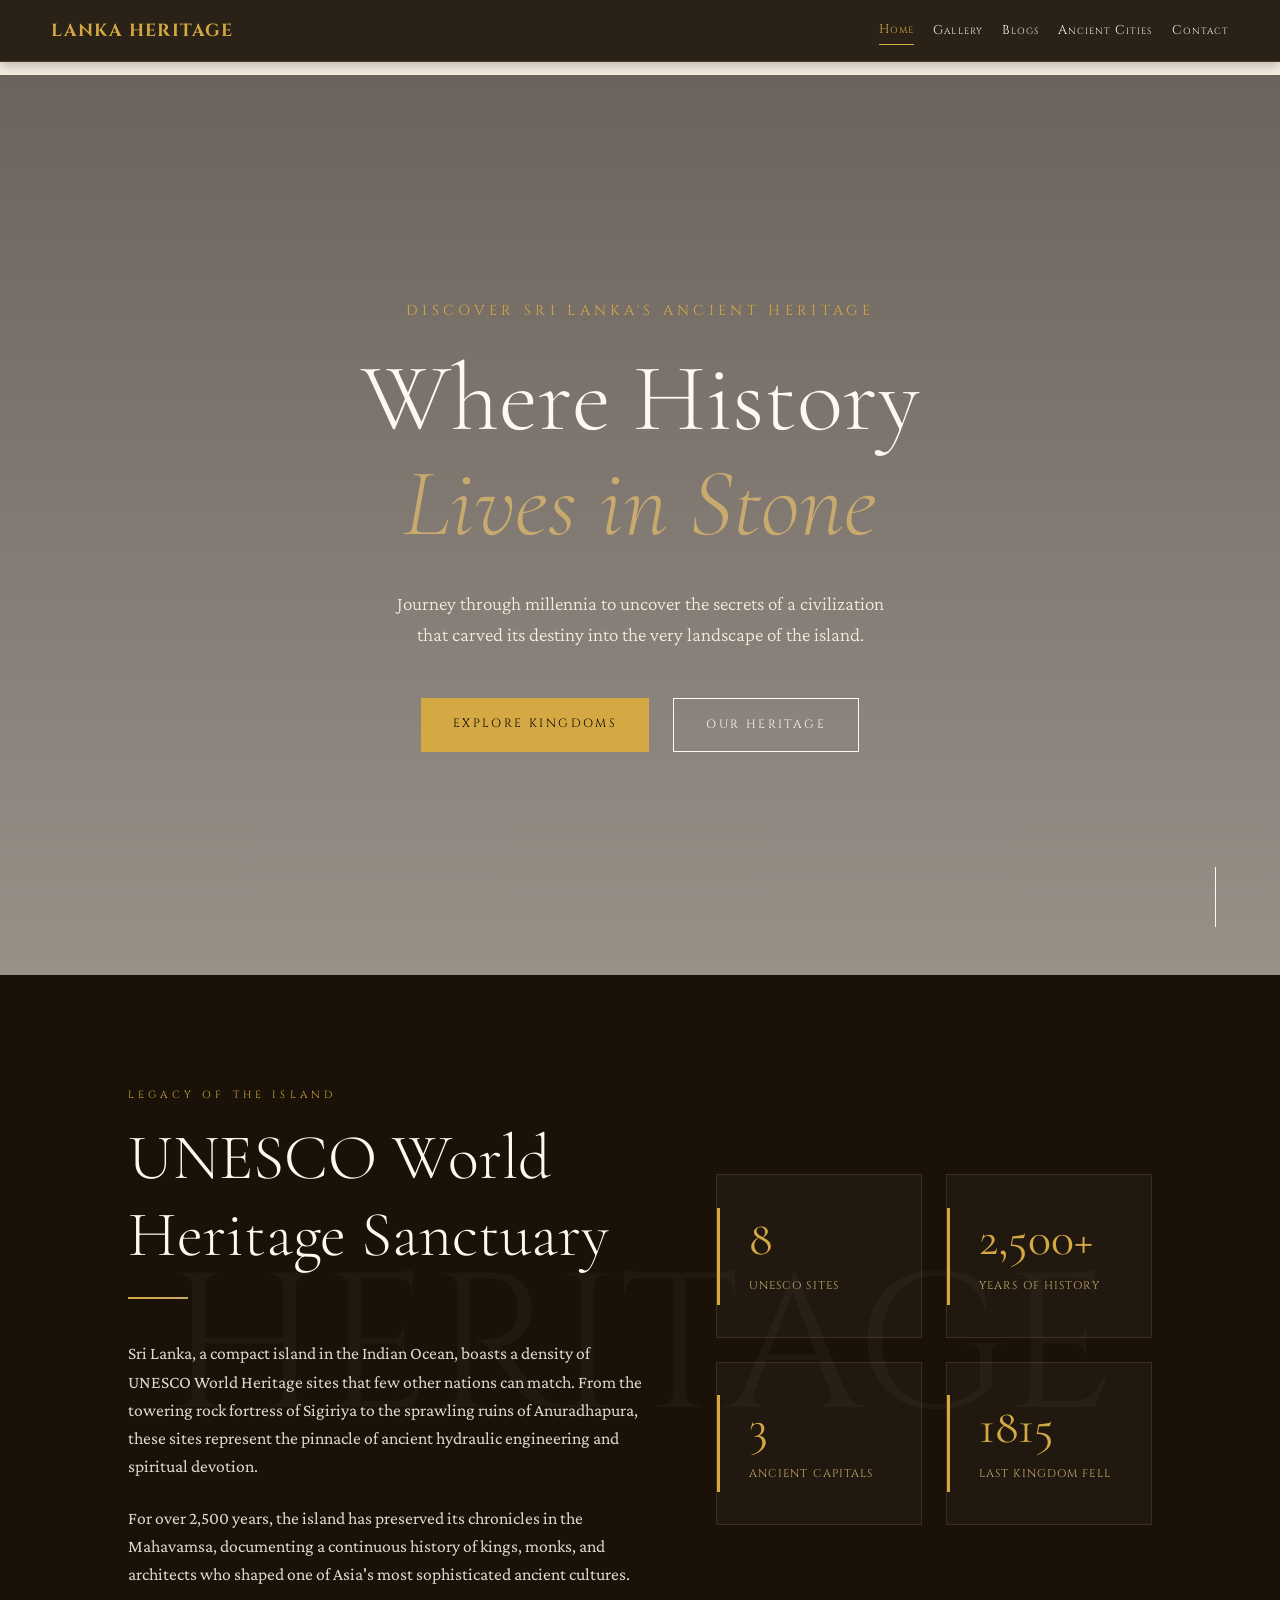
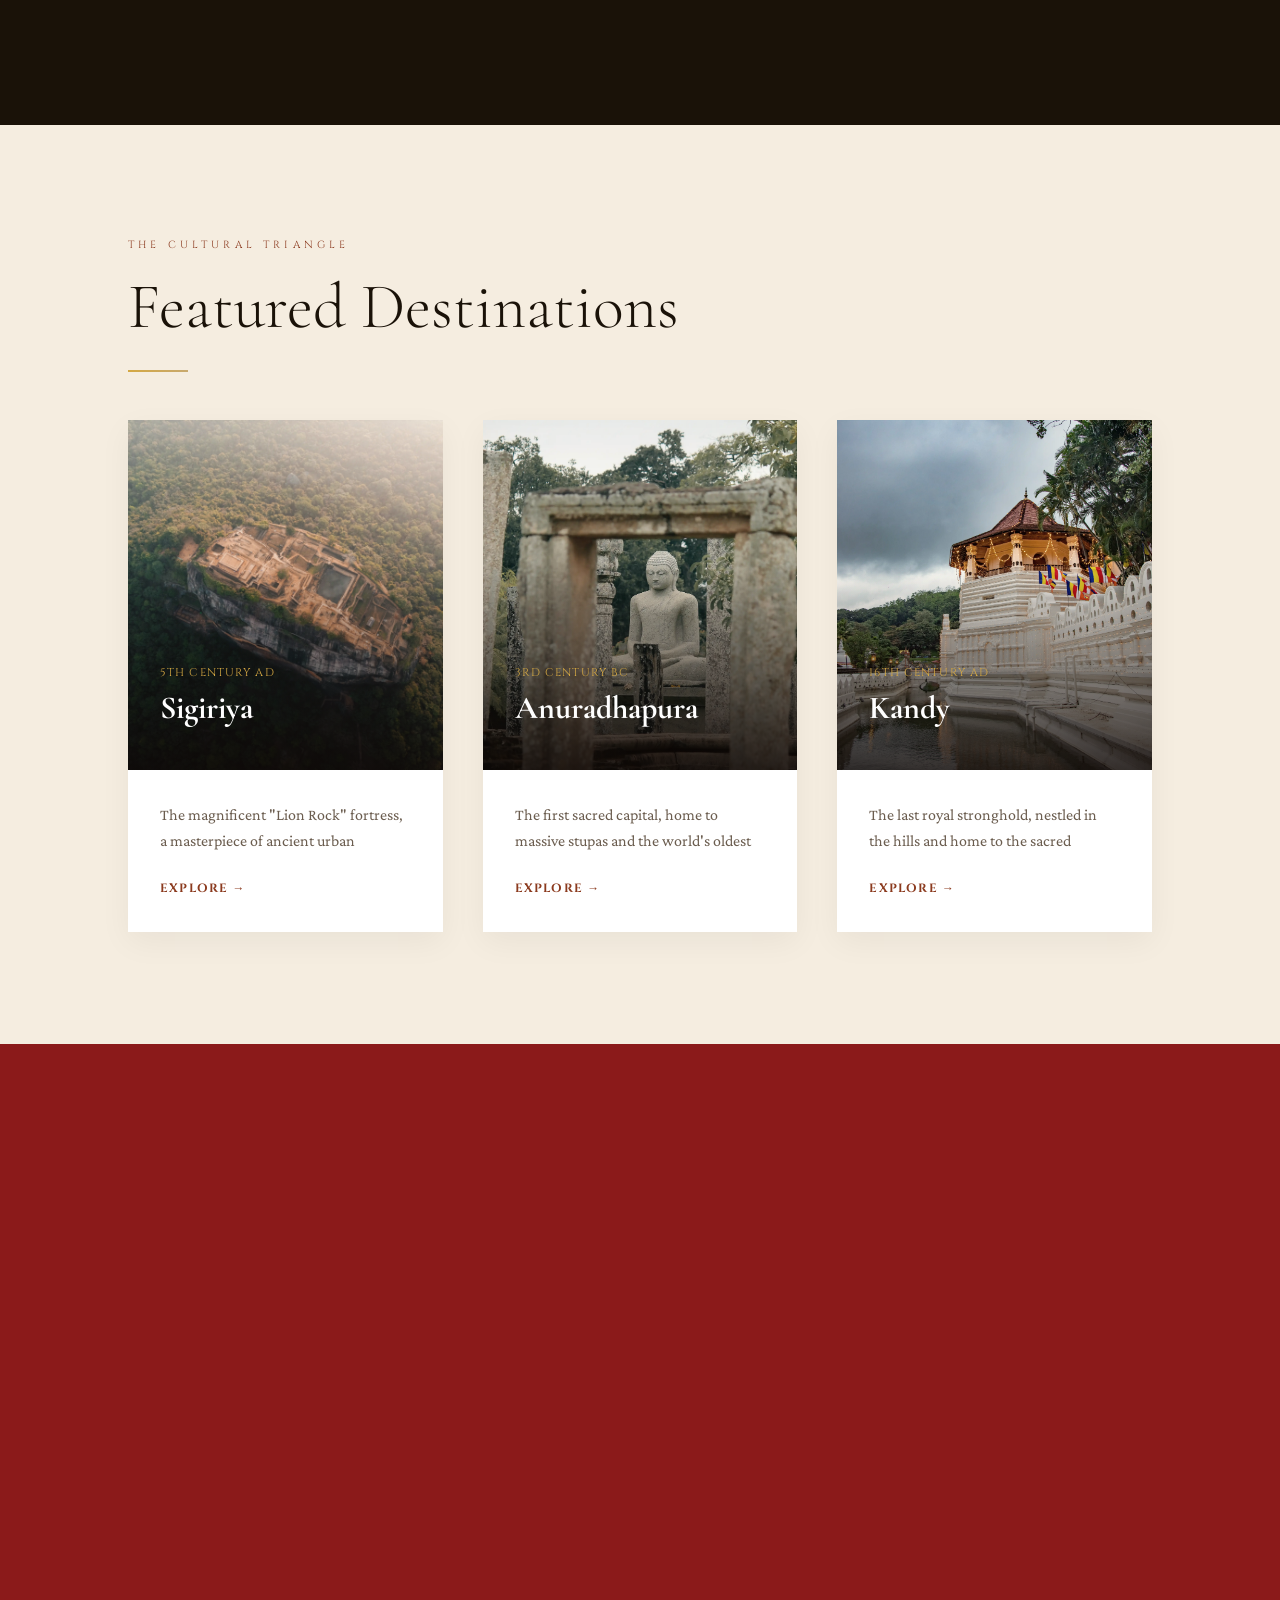
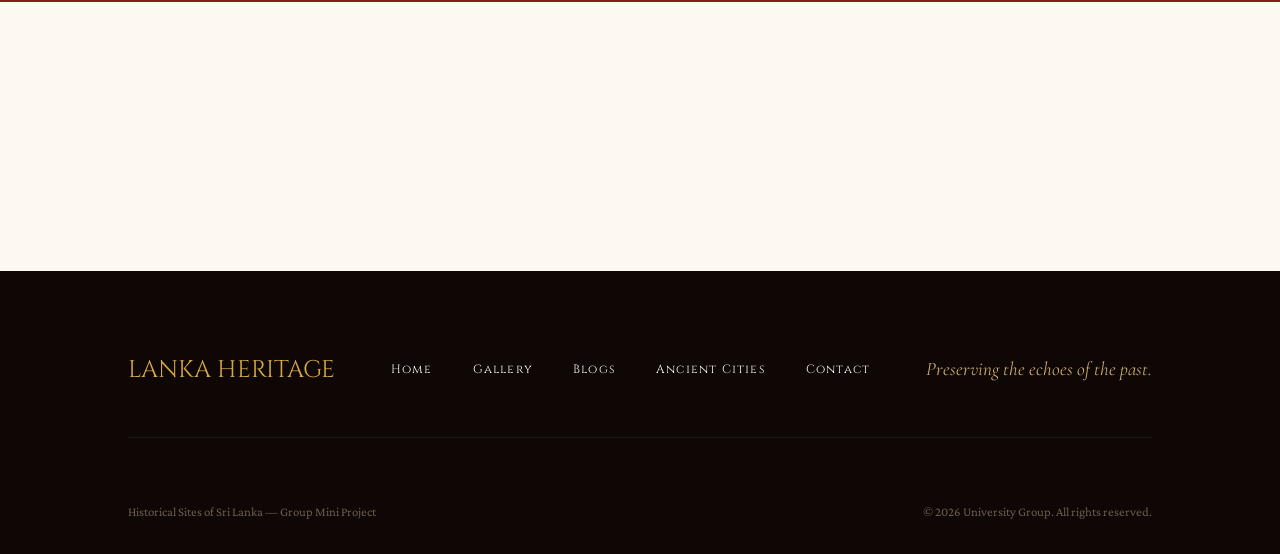
<file: index.html>
<!doctype html>
<html lang="en">
  <head>
    <meta charset="UTF-8" />
    <meta name="viewport" content="width=device-width, initial-scale=1.0" />
    <link rel="icon" type="image/svg+xml" href="images/logo.png" />
    <title>Historical Sites of Sri Lanka | Homepage</title>

    <!-- Google Fonts -->
    <link rel="preconnect" href="https://fonts.googleapis.com" />
    <link rel="preconnect" href="https://fonts.gstatic.com" crossorigin />
    <link
      href="https://fonts.googleapis.com/css2?family=Cinzel:wght@400;700&family=Cormorant+Garamond:ital,wght@0,300;0,400;0,700;1,300;1,400&family=Crimson+Pro:wght@200;300;400;600&display=swap"
      rel="stylesheet"
    />
    <style>
      :root {
        --stone: #c8a96e;
        --deep: #1a1208;
        --parchment: #f5ede0;
        --rust: #8b3a1e;
        --gold: #d4a843;
        --ivory: #fdf8f0;
        --smoke: #6b5d4f;
        --crimson: #8b1a1a;
        --saffron: #e8a020;
        --night: #0e0705;
      }

      * {
        margin: 0;
        padding: 0;
        box-sizing: border-box;
      }

      body {
        font-family: "Crimson Pro", serif;
        background-color: var(--parchment);
        color: var(--deep);
        line-height: 1.6;
        overflow-x: hidden;
      }

      /* Fixed Navigation */

      /* Hero Section */
      .hero {
        height: 100vh;
        width: 100%;
        position: relative;
        display: flex;
        flex-direction: column;
        justify-content: center;
        align-items: center;
        text-align: center;
        color: var(--ivory);
        overflow: hidden;
      }

      .hero-bg {
        position: absolute;
        top: 0;
        left: 0;
        width: 100%;
        height: 100%;
        background:
          linear-gradient(rgba(14, 7, 5, 0.6), rgba(14, 7, 5, 0.4)),
          url("https://upload.wikimedia.org/wikipedia/commons/thumb/3/35/Sigiriya_mirror_wall.jpg/1280px-Sigiriya_mirror_wall.jpg");
        background-size: cover;
        background-position: center;
        z-index: -1;
        animation: slowZoom 18s infinite alternate ease-in-out;
      }

      @keyframes slowZoom {
        from {
          transform: scale(1);
        }
        to {
          transform: scale(1.06);
        }
      }

      .hero-content {
        max-width: 900px;
        padding: 0 2rem;
      }

      .eyebrow {
        font-family: "Cinzel", serif;
        color: var(--gold);
        font-size: 0.9rem;
        letter-spacing: 0.3em;
        text-transform: uppercase;
        margin-bottom: 1.5rem;
        display: block;
        opacity: 0;
        animation: fadeInDown 1s forwards 0.5s;
      }

      .hero h1 {
        font-family: "Cormorant Garamond", serif;
        font-size: clamp(3rem, 8vw, 6rem);
        font-weight: 300;
        line-height: 1.1;
        margin-bottom: 2rem;
        opacity: 0;
        animation: fadeInUp 1.2s forwards 0.8s;
      }

      .hero h1 span {
        font-style: italic;
        color: var(--stone);
      }

      .hero p {
        max-width: 500px;
        margin: 0 auto 3rem;
        font-size: 1.2rem;
        font-weight: 300;
        color: var(--parchment);
        opacity: 0;
        animation: fadeInUp 1.2s forwards 1.1s;
      }

      .hero-btns {
        display: flex;
        gap: 1.5rem;
        justify-content: center;
        opacity: 0;
        animation: fadeInUp 1.2s forwards 1.4s;
      }

      .btn {
        padding: 1rem 2rem;
        font-family: "Cinzel", serif;
        text-decoration: none;
        font-size: 0.75rem;
        letter-spacing: 0.2em;
        text-transform: uppercase;
        transition: all 0.3s ease;
      }

      .btn-primary {
        background-color: var(--gold);
        color: var(--night);
      }

      .btn-primary:hover {
        background-color: var(--ivory);
      }

      .btn-ghost {
        border: 1px solid var(--ivory);
        color: var(--ivory);
      }

      .btn-ghost:hover {
        background-color: var(--ivory);
        color: var(--night);
      }

      .scroll-indicator {
        position: absolute;
        bottom: 3rem;
        right: 5%;
        display: flex;
        flex-direction: column;
        align-items: center;
        gap: 1rem;
        opacity: 0;
        animation: fadeIn 1.5s forwards 2s;
      }

      .scroll-line {
        width: 1px;
        height: 60px;
        background: var(--gold);
        position: relative;
        overflow: hidden;
      }

      .scroll-line::after {
        content: "";
        position: absolute;
        top: 0;
        left: 0;
        width: 100%;
        height: 100%;
        background: var(--ivory);
        animation: scrollLine 2s infinite ease-in-out;
      }

      @keyframes scrollLine {
        0% {
          transform: translateY(-100%);
        }
        100% {
          transform: translateY(100%);
        }
      }

      @keyframes fadeInDown {
        from {
          opacity: 0;
          transform: translateY(-20px);
        }
        to {
          opacity: 1;
          transform: translateY(0);
        }
      }

      @keyframes fadeInUp {
        from {
          opacity: 0;
          transform: translateY(30px);
        }
        to {
          opacity: 1;
          transform: translateY(0);
        }
      }

      @keyframes fadeIn {
        from {
          opacity: 0;
        }
        to {
          opacity: 1;
        }
      }

      /* Global Sections Styles */
      section {
        padding: 7rem 10%;
        position: relative;
      }

      .section-label {
        font-family: "Cinzel", serif;
        font-size: 0.65rem;
        letter-spacing: 0.4em;
        text-transform: uppercase;
        color: var(--rust);
        display: block;
        margin-bottom: 1rem;
      }

      .section-title {
        font-family: "Cormorant Garamond", serif;
        font-weight: 300;
        font-size: clamp(2.5rem, 5vw, 4rem);
        color: var(--deep);
        margin-bottom: 1.5rem;
        line-height: 1.2;
      }

      .divider {
        width: 60px;
        height: 2px;
        background: linear-gradient(to right, var(--gold), var(--stone));
        margin-bottom: 2.5rem;
      }

      /* Reveal Animation Classes */
      .reveal {
        opacity: 0;
        transform: translateY(30px);
        transition:
          opacity 0.7s ease,
          transform 0.7s ease;
      }

      .reveal.visible {
        opacity: 1;
        transform: none;
      }

      /* Intro Strip */
      .intro-strip {
        background-color: var(--deep);
        color: var(--parchment);
        display: grid;
        grid-template-columns: 1.2fr 1fr;
        gap: 4rem;
        align-items: center;
        overflow: hidden;
      }

      .intro-strip .watermark {
        position: absolute;
        top: 50%;
        left: 50%;
        transform: translate(-50%, -50%);
        font-family: "Cinzel", serif;
        font-size: 15vw;
        color: rgba(255, 255, 255, 0.03);
        pointer-events: none;
        z-index: 0;
        white-space: nowrap;
      }

      .intro-content {
        position: relative;
        z-index: 1;
      }

      .intro-content .section-label {
        color: var(--gold);
      }

      .intro-content .section-title {
        color: var(--ivory);
      }

      .intro-content p {
        margin-bottom: 1.5rem;
        font-size: 1.1rem;
        opacity: 0.9;
      }

      .stats-grid {
        display: grid;
        grid-template-columns: 1fr 1fr;
        gap: 1.5rem;
        position: relative;
        z-index: 1;
      }

      .stat-card {
        background: rgba(255, 255, 255, 0.03);
        border: 1px solid rgba(212, 168, 67, 0.15);
        padding: 2.5rem 2rem;
        position: relative;
      }

      .stat-card::before {
        content: "";
        position: absolute;
        left: 0;
        top: 20%;
        bottom: 20%;
        width: 3px;
        background-color: var(--gold);
      }

      .stat-num {
        display: block;
        font-family: "Cormorant Garamond", serif;
        font-size: 3rem;
        color: var(--gold);
        line-height: 1;
        margin-bottom: 0.5rem;
      }

      .stat-label {
        font-family: "Cinzel", serif;
        font-size: 0.7rem;
        letter-spacing: 0.1em;
        text-transform: uppercase;
        color: var(--stone);
      }

      /* Featured Destinations */
      .destinations {
        background-color: var(--parchment);
      }

      .destinations-grid {
        display: grid;
        grid-template-columns: repeat(3, 1fr);
        gap: 2.5rem;
        margin-top: 3rem;
      }

      .dest-card {
        background: white;
        text-decoration: none;
        color: inherit;
        box-shadow: 0 10px 30px rgba(0, 0, 0, 0.05);
        transition:
          transform 0.4s ease,
          box-shadow 0.4s ease;
        display: block;
      }

      .dest-card:hover {
        transform: translateY(-6px);
        box-shadow: 0 20px 40px rgba(0, 0, 0, 0.1);
      }

      .dest-img-wrap {
        height: 350px;
        overflow: hidden;
        position: relative;
      }

      .dest-img {
        width: 100%;
        height: 100%;
        object-fit: cover;
        filter: sepia(12%) saturate(88%);
        transition: transform 0.6s ease;
      }

      .dest-card:hover .dest-img {
        transform: scale(1.1);
      }

      .dest-overlay {
        position: absolute;
        bottom: 0;
        left: 0;
        width: 100%;
        height: 60%;
        background: linear-gradient(transparent, rgba(14, 7, 5, 0.8));
        display: flex;
        flex-direction: column;
        justify-content: flex-end;
        padding: 2rem;
      }

      .dest-overlay h3 {
        font-family: "Cormorant Garamond", serif;
        font-size: 2rem;
        color: white;
        margin-bottom: 0.3rem;
      }

      .dest-period {
        font-family: "Cinzel", serif;
        color: var(--gold);
        font-size: 0.7rem;
        letter-spacing: 0.1em;
        text-transform: uppercase;
      }

      .dest-info {
        padding: 2rem;
      }

      .dest-info p {
        font-size: 1rem;
        color: var(--smoke);
        margin-bottom: 1.5rem;
        height: 3em;
        overflow: hidden;
      }

      .explore-link {
        color: var(--rust);
        font-family: "Cinzel", serif;
        font-size: 0.75rem;
        letter-spacing: 0.1em;
        text-decoration: none;
        text-transform: uppercase;
        font-weight: 700;
      }

      /* Why Visit Strip */
      .why-visit {
        background-color: var(--crimson);
        color: var(--parchment);
        text-align: center;
      }

      .why-visit .section-title {
        color: white;
        text-align: center;
        margin-bottom: 4rem;
      }

      .features-grid {
        display: grid;
        grid-template-columns: repeat(3, 1fr);
        gap: 4rem;
      }

      .feature-block {
        display: flex;
        flex-direction: column;
        align-items: center;
      }

      .feature-icon {
        font-size: 3rem;
        margin-bottom: 1.5rem;
      }

      .feature-block h4 {
        font-family: "Cinzel", serif;
        font-size: 1rem;
        letter-spacing: 0.1em;
        margin-bottom: 1rem;
        color: var(--gold);
      }

      .feature-block p {
        font-size: 1rem;
        opacity: 0.9;
      }

      /* Quick Facts Banner */
      .facts-banner {
        background-color: var(--ivory);
        background-image: radial-gradient(
          var(--stone) 0.5px,
          transparent 0.5px
        );
        background-size: 20px 20px;
        padding: 4rem 5%;
        overflow: hidden;
      }

      .facts-row {
        display: flex;
        justify-content: center;
        flex-wrap: wrap;
        gap: 1.5rem;
      }

      .fact-pill {
        background: white;
        padding: 1rem 2rem;
        border-radius: 50px;
        box-shadow: 0 5px 15px rgba(0, 0, 0, 0.03);
        font-size: 0.95rem;
        border: 1px solid rgba(200, 169, 110, 0.2);
        color: var(--deep);
        white-space: nowrap;
      }

      /* Footer */
      footer {
        background-color: var(--night);
        color: var(--parchment);
        padding: 5rem 10% 2rem;
      }

      .footer-top {
        display: flex;
        justify-content: space-between;
        align-items: center;
        margin-bottom: 4rem;
        padding-bottom: 3rem;
        border-bottom: 1px solid rgba(255, 255, 255, 0.05);
      }

      .footer-logo {
        font-family: "Cinzel", serif;
        color: var(--gold);
        font-size: 1.5rem;
        text-decoration: none;
      }

      .footer-nav {
        display: flex;
        gap: 2.5rem;
      }

      .footer-nav a {
        color: var(--ivory);
        text-decoration: none;
        font-family: "Cinzel", serif;
        font-size: 0.75rem;
        letter-spacing: 0.1em;
        transition: color 0.3s ease;
      }

      .footer-nav a:hover {
        color: var(--gold);
      }

      .footer-tagline {
        font-family: "Cormorant Garamond", serif;
        font-style: italic;
        font-size: 1.2rem;
        color: var(--stone);
      }

      .footer-bottom {
        display: flex;
        justify-content: space-between;
        align-items: center;
        font-size: 0.8rem;
        color: var(--smoke);
      }

      .footer-bottom a {
        color: var(--stone);
        text-decoration: none;
      }

      /* Responsive */
      @media (max-width: 900px) {
        .intro-strip {
          grid-template-columns: 1fr;
        }
        .destinations-grid {
          grid-template-columns: repeat(2, 1fr);
        }
        .features-grid {
          grid-template-columns: 1fr;
          gap: 3rem;
        }
        .footer-top {
          flex-direction: column;
          gap: 2rem;
          text-align: center;
        }
      }

      @media (max-width: 600px) {
        .nav-links {
          display: none;
        }
        .hero h1 {
          font-size: 3.5rem;
        }
        .destinations-grid {
          grid-template-columns: 1fr;
        }
        .stats-grid {
          grid-template-columns: 1fr;
        }
        .footer-bottom {
          flex-direction: column;
          gap: 1rem;
          text-align: center;
        }
        section {
          padding: 5rem 5%;
        }
      }
    </style>
    <link rel="stylesheet" href="navbar.css" />
  </head>
  <body>
    <div id="navbar"></div>

    <header class="hero">
      <div class="hero-bg"></div>
      <div class="hero-content">
        <span class="eyebrow">Discover Sri Lanka's Ancient Heritage</span>
        <h1>Where History<br /><span>Lives in Stone</span></h1>
        <p>
          Journey through millennia to uncover the secrets of a civilization
          that carved its destiny into the very landscape of the island.
        </p>
        <div class="hero-btns">
          <a href="ancient-cities.html" class="btn btn-primary"
            >Explore Kingdoms</a
          >
          <a href="#intro" class="btn btn-ghost">Our Heritage</a>
        </div>
      </div>
      <div class="scroll-indicator">
        <div class="scroll-line"></div>
      </div>
    </header>

    <section id="intro" class="intro-strip reveal">
      <div class="watermark">HERITAGE</div>
      <div class="intro-content">
        <span class="section-label">Legacy of the Island</span>
        <h2 class="section-title">UNESCO World<br />Heritage Sanctuary</h2>
        <div class="divider"></div>
        <p>
          Sri Lanka, a compact island in the Indian Ocean, boasts a density of
          UNESCO World Heritage sites that few other nations can match. From the
          towering rock fortress of Sigiriya to the sprawling ruins of
          Anuradhapura, these sites represent the pinnacle of ancient hydraulic
          engineering and spiritual devotion.
        </p>
        <p>
          For over 2,500 years, the island has preserved its chronicles in the
          Mahavamsa, documenting a continuous history of kings, monks, and
          architects who shaped one of Asia's most sophisticated ancient
          cultures.
        </p>
      </div>
      <div class="stats-grid">
        <div class="stat-card">
          <span class="stat-num">8</span>
          <span class="stat-label">UNESCO Sites</span>
        </div>
        <div class="stat-card">
          <span class="stat-num">2,500+</span>
          <span class="stat-label">Years of History</span>
        </div>
        <div class="stat-card">
          <span class="stat-num">3</span>
          <span class="stat-label">Ancient Capitals</span>
        </div>
        <div class="stat-card">
          <span class="stat-num">1815</span>
          <span class="stat-label">Last Kingdom Fell</span>
        </div>
      </div>
    </section>

    <section class="destinations">
      <span class="section-label">The Cultural Triangle</span>
      <h2 class="section-title">Featured Destinations</h2>
      <div class="divider"></div>

      <div class="destinations-grid">
        <!-- Card 1: Sigiriya -->
        <a href="ancient-cities.html" class="dest-card reveal">
          <div class="dest-img-wrap">
            <img src="images/sigiriya.webp" alt="Sigiriya" class="dest-img" />
            <div class="dest-overlay">
              <span class="dest-period">5th Century AD</span>
              <h3>Sigiriya</h3>
            </div>
          </div>
          <div class="dest-info">
            <p>
              The magnificent "Lion Rock" fortress, a masterpiece of ancient
              urban planning and frescoes.
            </p>
            <span class="explore-link">Explore →</span>
          </div>
        </a>

        <!-- Card 2: Anuradhapura -->
        <a href="ancient-cities.html" class="dest-card reveal">
          <div class="dest-img-wrap">
            <img
              src="images/anuradhapura.webp"
              alt="Anuradhapura"
              class="dest-img"
            />
            <div class="dest-overlay">
              <span class="dest-period">3rd Century BC</span>
              <h3>Anuradhapura</h3>
            </div>
          </div>
          <div class="dest-info">
            <p>
              The first sacred capital, home to massive stupas and the world's
              oldest documented tree.
            </p>
            <span class="explore-link">Explore →</span>
          </div>
        </a>

        <!-- Card 3: Kandy -->
        <a href="kandy.html" class="dest-card reveal">
          <div class="dest-img-wrap">
            <img src="images/kandy.webp" alt="Kandy" class="dest-img" />
            <div class="dest-overlay">
              <span class="dest-period">16th Century AD</span>
              <h3>Kandy</h3>
            </div>
          </div>
          <div class="dest-info">
            <p>
              The last royal stronghold, nestled in the hills and home to the
              sacred Temple of the Tooth.
            </p>
            <span class="explore-link">Explore →</span>
          </div>
        </a>
      </div>
    </section>

    <section class="why-visit">
      <h2 class="section-title reveal">Why Experience Sri Lanka?</h2>
      <div class="features-grid">
        <div class="feature-block reveal">
          <div class="feature-icon">🏛</div>
          <h4>Ancient Wonders</h4>
          <p>
            Visit three UNESCO sites located within 100km of each other in the
            Cultural Triangle.
          </p>
        </div>
        <div class="feature-block reveal">
          <div class="feature-icon">🌿</div>
          <h4>Living Traditions</h4>
          <p>
            Witness ancient ceremonies and festivals that have been practiced
            for over two millennia.
          </p>
        </div>
        <div class="feature-block reveal">
          <div class="feature-icon">🗺</div>
          <h4>Easy to Explore</h4>
          <p>
            A compact island rich in variety, allowing you to travel between
            eras in a single day.
          </p>
        </div>
      </div>
    </section>

    <section class="facts-banner">
      <div class="facts-row">
        <div class="fact-pill reveal">
          🦷 Tooth Relic housed since 4th century AD
        </div>
        <div class="fact-pill reveal">
          🌳 World's oldest documented tree — Anuradhapura
        </div>
        <div class="fact-pill reveal">🏰 Sigiriya built in 477 AD</div>
        <div class="fact-pill reveal">
          📜 Mahavamsa — one of world's oldest histories
        </div>
        <div class="fact-pill reveal">
          🎭 Kandyan dance — UNESCO Intangible Heritage
        </div>
      </div>
    </section>

    <footer>
      <div class="footer-top">
        <a href="index.html" class="footer-logo">LANKA HERITAGE</a>
        <div class="footer-nav">
          <a href="index.html">Home</a>
          <a href="gallery.html">Gallery</a>
          <a href="blog.html">Blogs</a>
          <a href="ancient-cities.html">Ancient Cities</a>
          <a href="contact.html">Contact</a>
        </div>
        <span class="footer-tagline">Preserving the echoes of the past.</span>
      </div>
      <div class="footer-bottom">
        <p>Historical Sites of Sri Lanka — Group Mini Project</p>
        <p>&copy; 2026 University Group. All rights reserved.</p>
      </div>
    </footer>

    <script>
      const reveals = document.querySelectorAll(".reveal, .timeline-entry");
      const io = new IntersectionObserver(
        (entries) => {
          entries.forEach((e, i) => {
            if (e.isIntersecting) {
              setTimeout(() => e.target.classList.add("visible"), i * 90);
              io.unobserve(e.target);
            }
          });
        },
        { threshold: 0.08 },
      );
      reveals.forEach((r) => io.observe(r));
    </script>
    <script src="navbar.js"></script>
  </body>
</html>
</file>
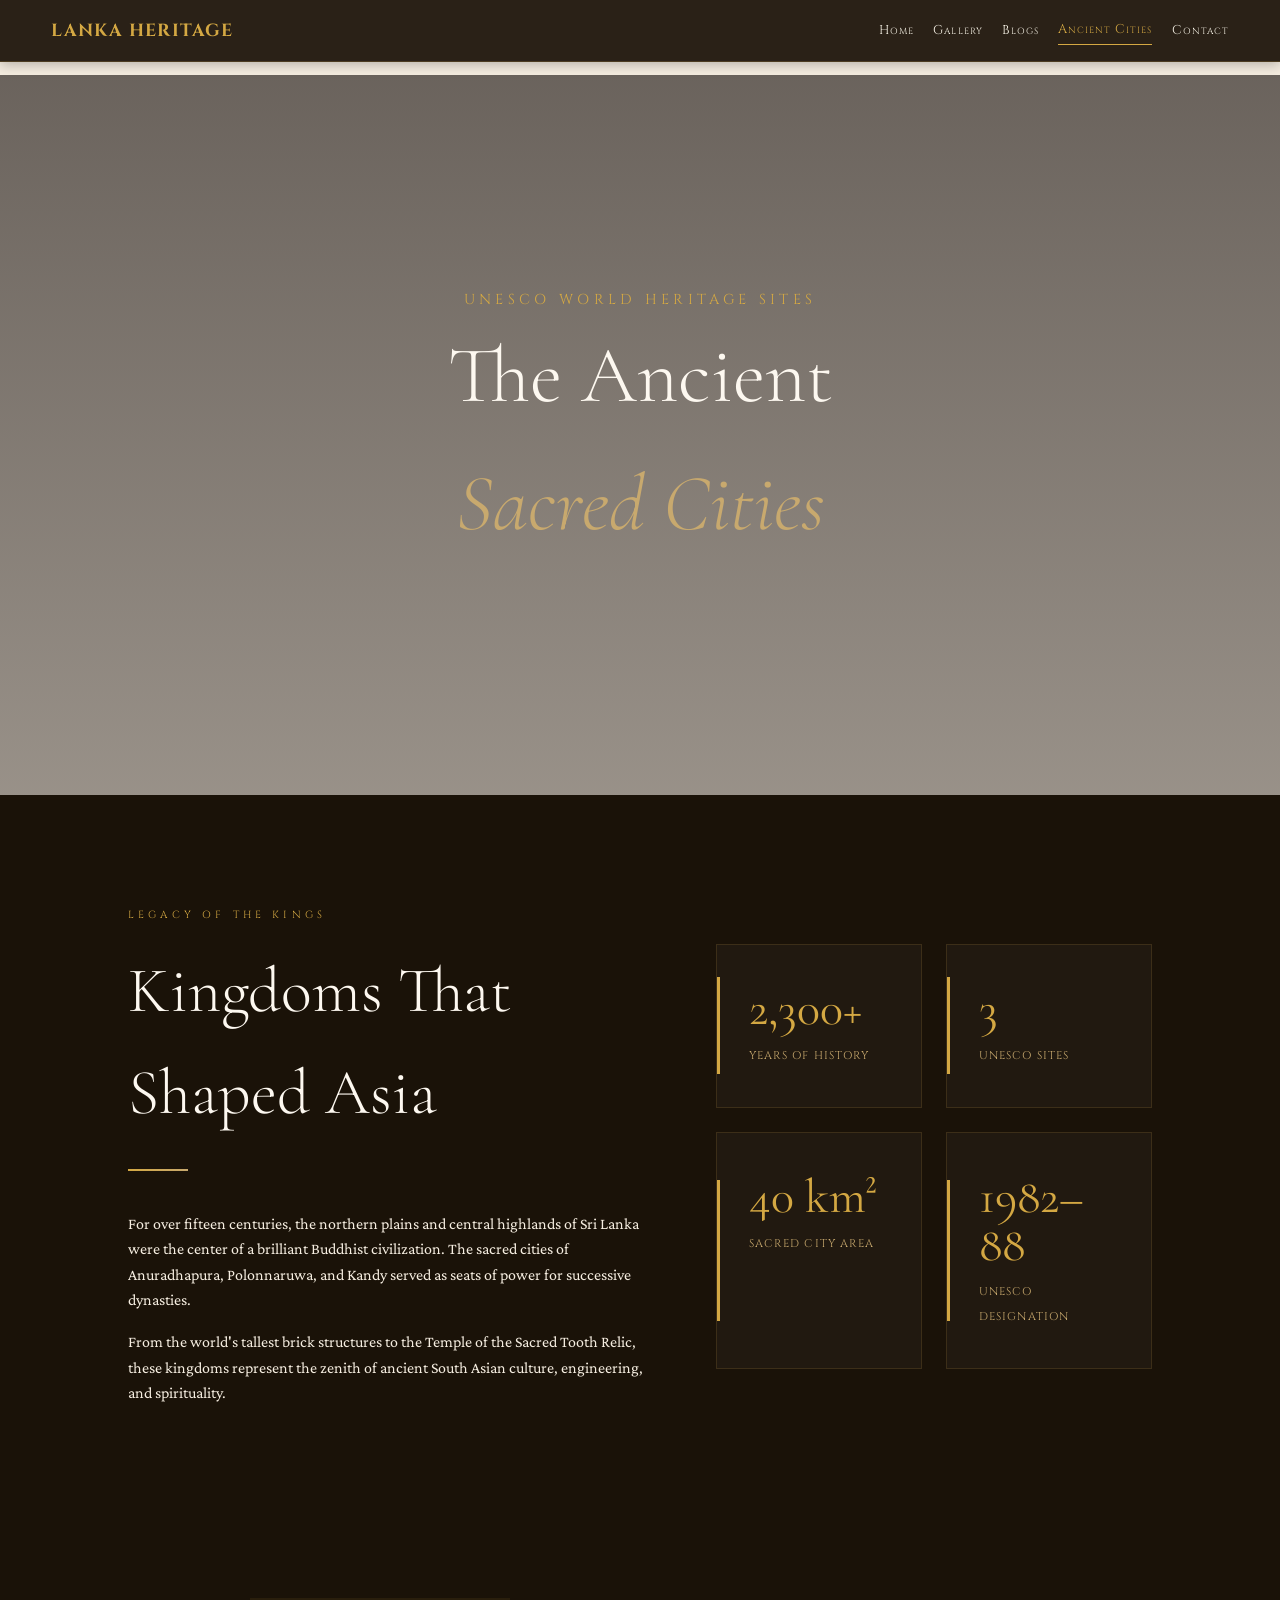
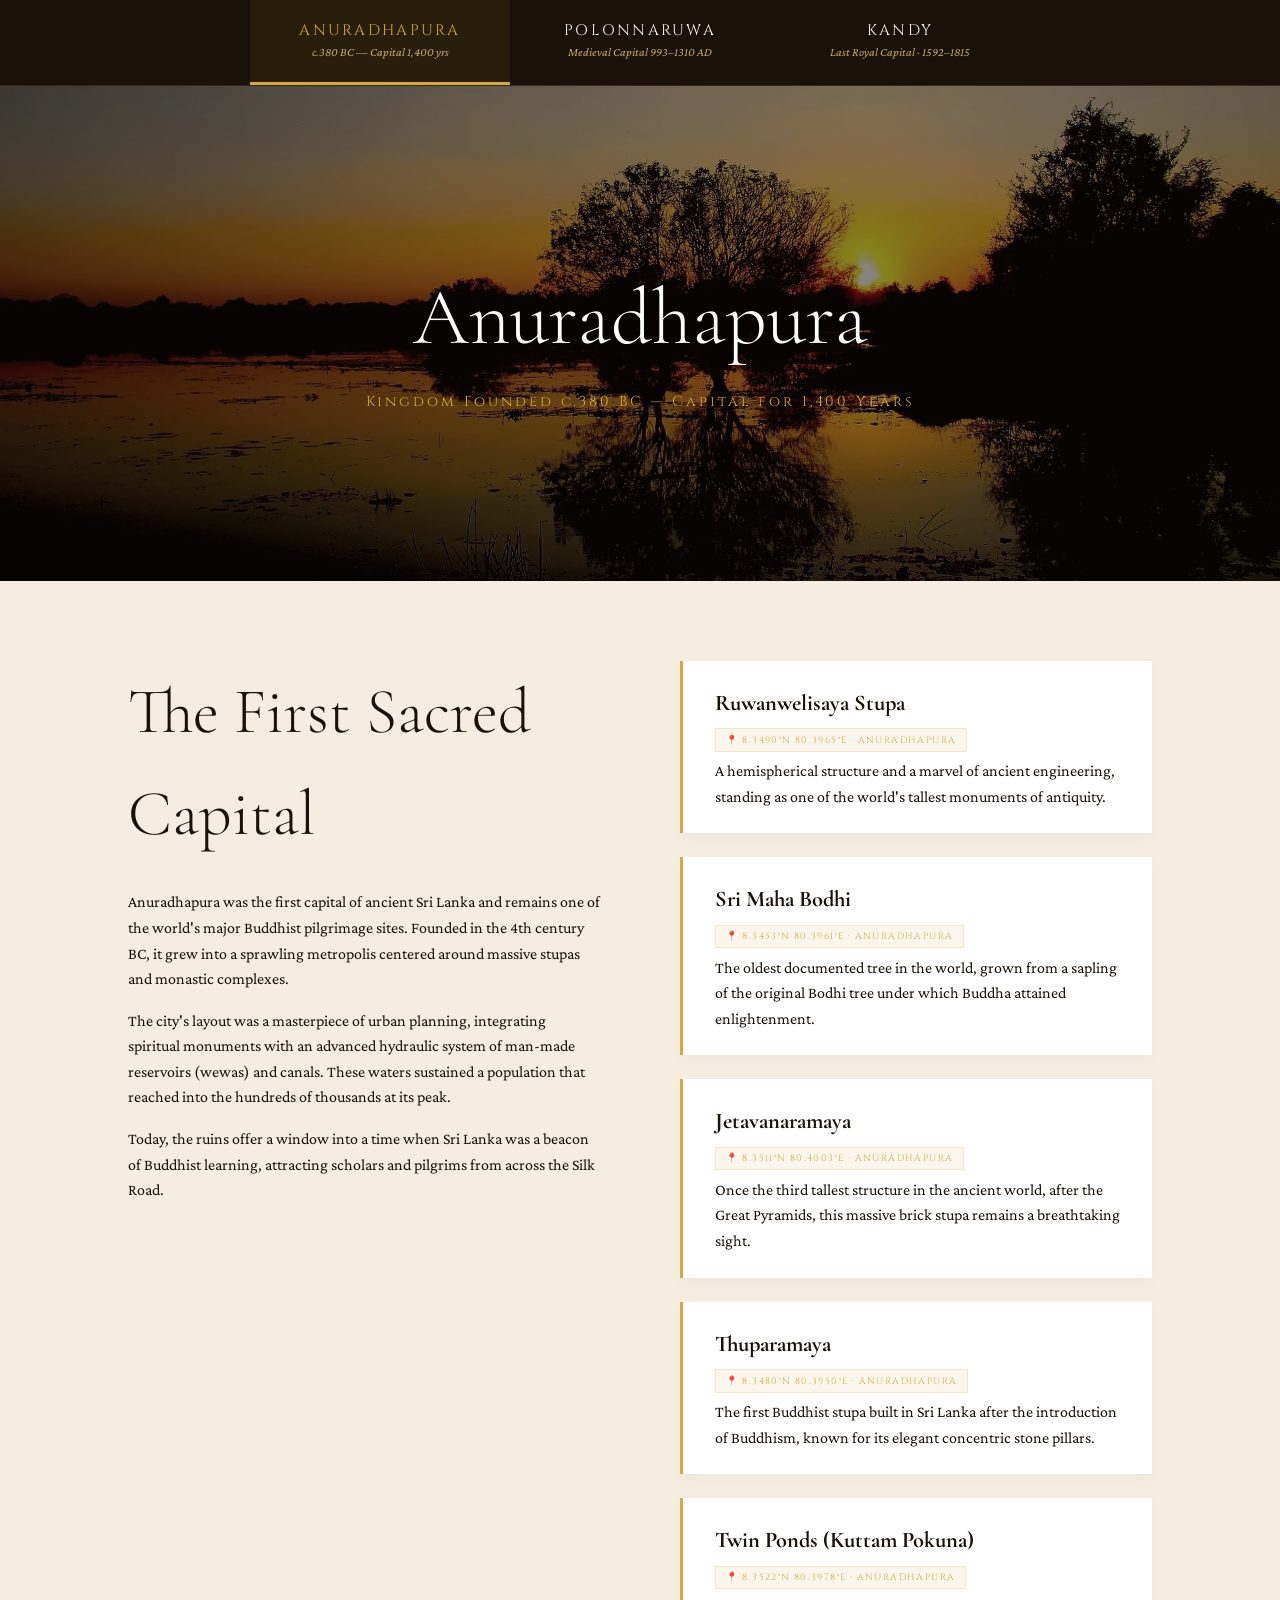
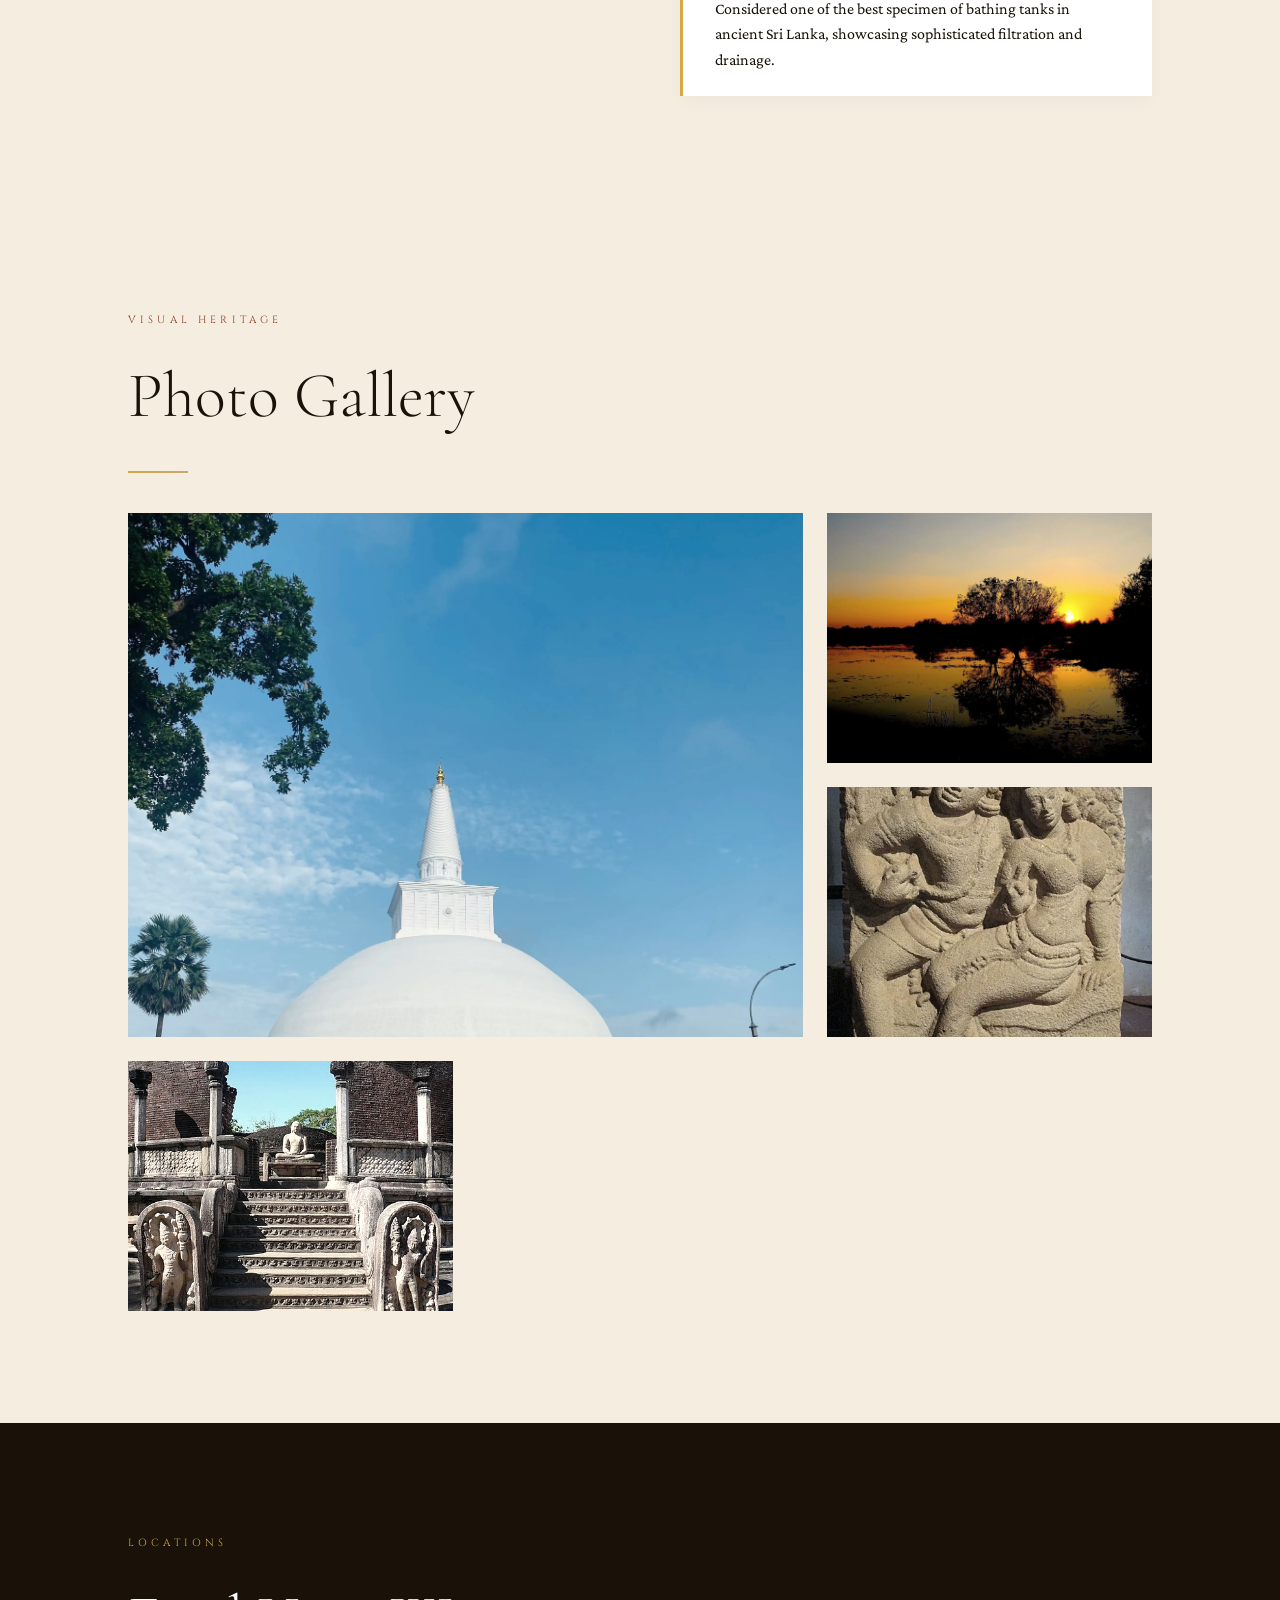
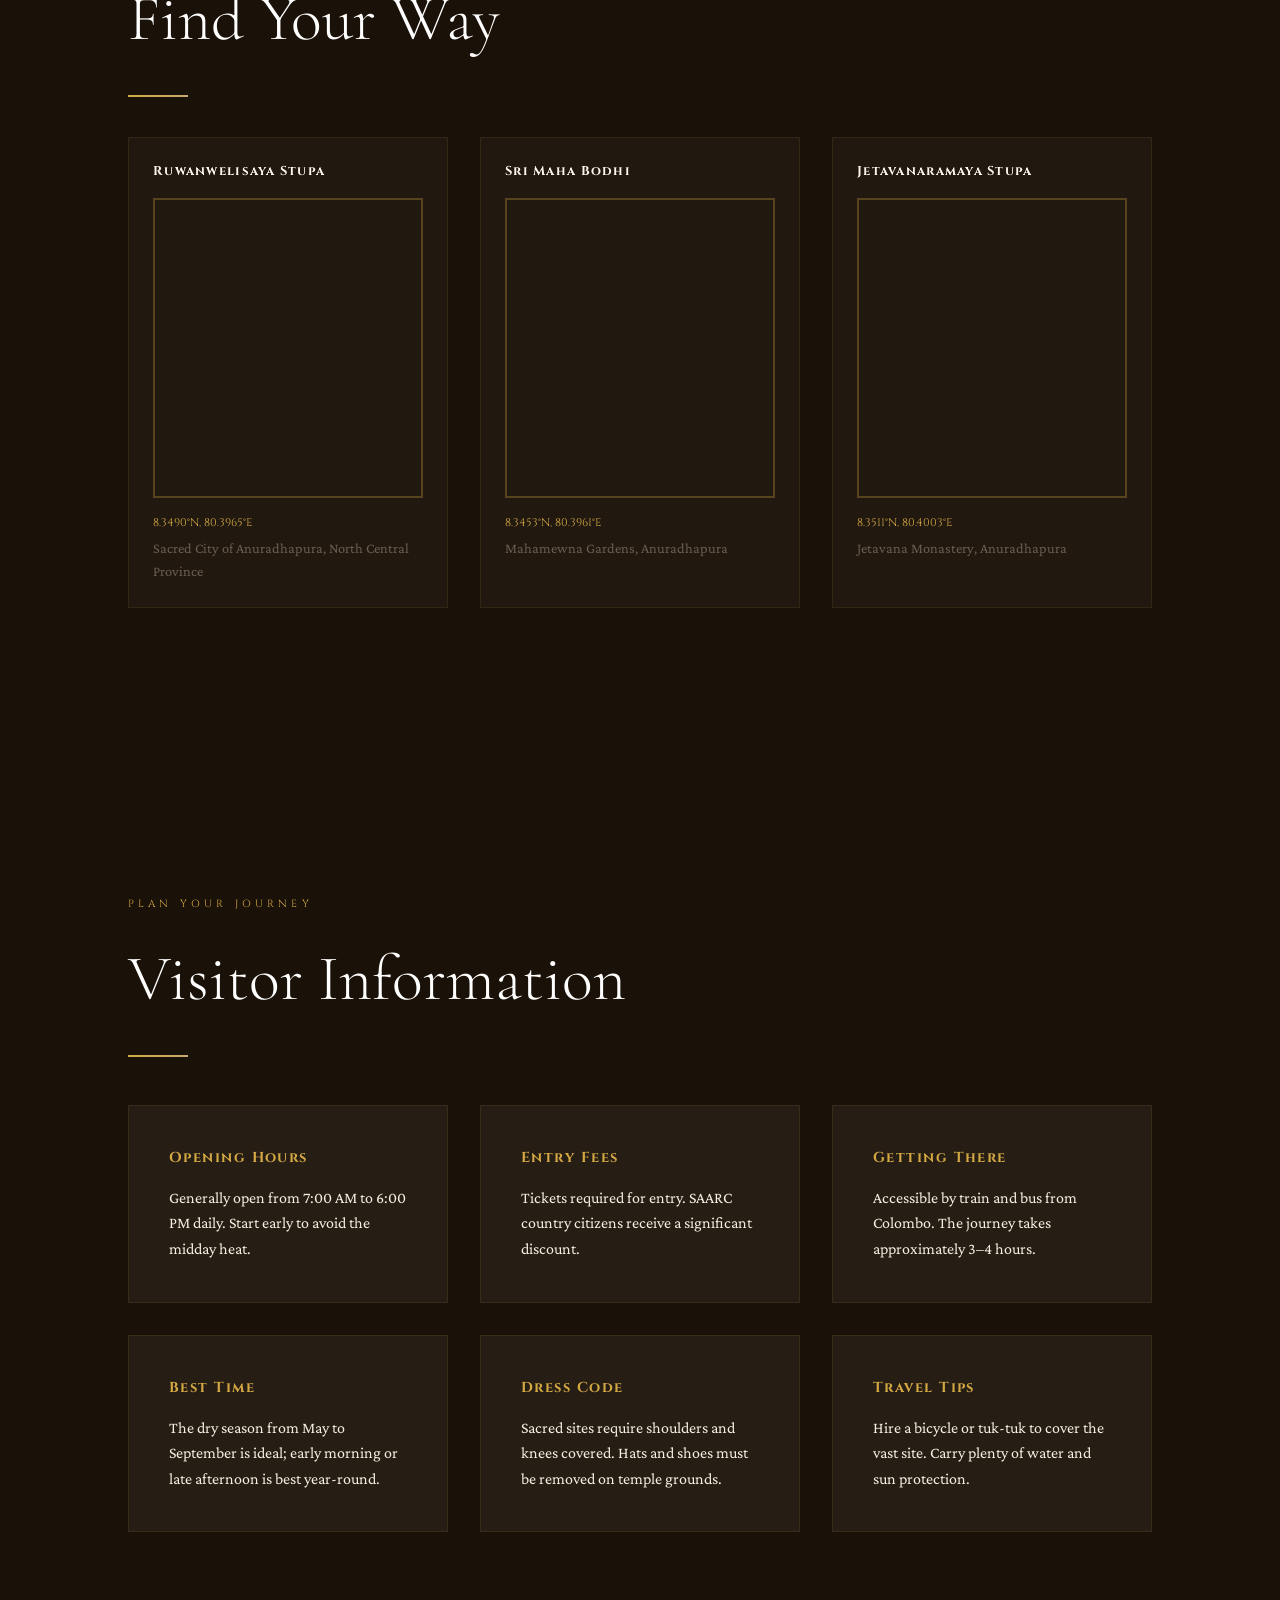
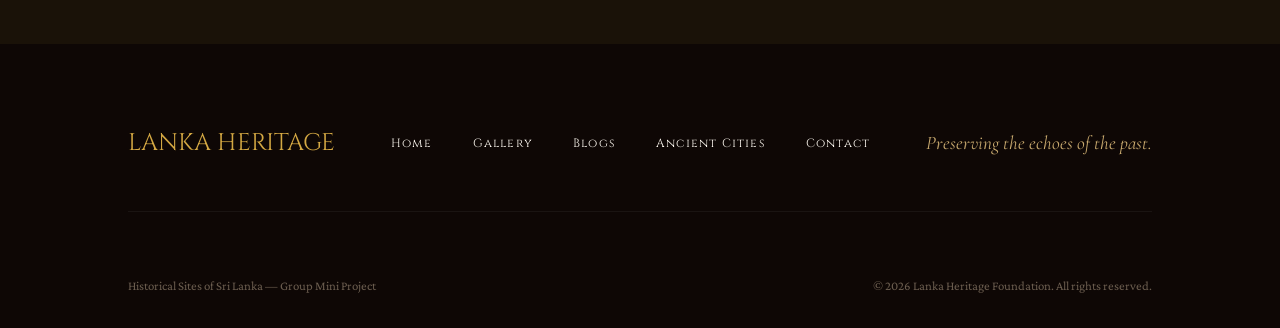
<file: ancient-cities.html>
<!doctype html>
<html lang="en">
  <head>
    <meta charset="UTF-8" />
    <meta name="viewport" content="width=device-width, initial-scale=1.0" />
    <meta name="theme-color" content="#1a1208" />
    <title>Ancient Cities | Historical Sites of Sri Lanka</title>
    <link rel="preconnect" href="https://fonts.googleapis.com" />
    <link rel="preconnect" href="https://fonts.gstatic.com" crossorigin />
    <link
      href="https://fonts.googleapis.com/css2?family=Cinzel:wght@400;700&family=Cormorant+Garamond:ital,wght@0,300;0,400;0,700;1,300;1,400&family=Crimson+Pro:wght@200;300;400;600&display=swap"
      rel="stylesheet"
    />
    <style>
      :root {
        --stone: #c8a96e;
        --deep: #1a1208;
        --parchment: #f5ede0;
        --rust: #8b3a1e;
        --gold: #d4a843;
        --ivory: #fdf8f0;
        --smoke: #6b5d4f;
        --crimson: #8b1a1a;
        --saffron: #e8a020;
        --night: #0e0705;
        --forest: #2d4c2a;
      }

      * {
        margin: 0;
        padding: 0;
        box-sizing: border-box;
      }

      body {
        font-family: "Crimson Pro", serif;
        background-color: var(--parchment);
        color: var(--deep);
        line-height: 1.6;
        overflow-x: hidden;
      }

      /* ── Hamburger ── */
      .hamburger {
        display: none;
        flex-direction: column;
        gap: 5px;
        cursor: pointer;
        padding: 4px;
        background: none;
        border: none;
      }
      .hamburger span {
        display: block;
        width: 24px;
        height: 2px;
        background: var(--gold);
        transition:
          transform 0.3s ease,
          opacity 0.3s ease;
      }
      .hamburger.open span:nth-child(1) {
        transform: translateY(7px) rotate(45deg);
      }
      .hamburger.open span:nth-child(2) {
        opacity: 0;
      }
      .hamburger.open span:nth-child(3) {
        transform: translateY(-7px) rotate(-45deg);
      }

      /* Mobile nav drawer */
      .mobile-nav {
        display: none;
        position: fixed;
        top: 0;
        left: 0;
        width: 100%;
        height: 100vh;
        background: rgba(14, 7, 5, 0.97);
        z-index: 999;
        flex-direction: column;
        justify-content: center;
        align-items: center;
        gap: 2.5rem;
        padding-top: 5rem;
      }
      .mobile-nav.open {
        display: flex;
      }
      .mobile-nav a {
        font-family: "Cinzel", serif;
        color: var(--ivory);
        text-decoration: none;
        font-size: 1.3rem;
        letter-spacing: 0.2em;
        transition: color 0.3s ease;
      }
      .mobile-nav a:hover {
        color: var(--gold);
      }

      /* ── Hero ── */
      .hero {
        height: 80vh;
        width: 100%;
        position: relative;
        display: flex;
        flex-direction: column;
        justify-content: center;
        align-items: center;
        text-align: center;
        color: var(--ivory);
        overflow: hidden;
      }
      .hero-bg {
        position: absolute;
        inset: 0;
        background:
          linear-gradient(rgba(14, 7, 5, 0.6), rgba(14, 7, 5, 0.4)),
          url("https://upload.wikimedia.org/wikipedia/commons/thumb/1/12/Anuradhapura_Ruwanwelisaya_stupa.jpg/1280px-Anuradhapura_Ruwanwelisaya_stupa.jpg");
        background-size: cover;
        background-position: center;
        z-index: -1;
        animation: slowZoom 18s infinite alternate ease-in-out;
      }
      @keyframes slowZoom {
        from {
          transform: scale(1);
        }
        to {
          transform: scale(1.06);
        }
      }
      .hero h1 {
        font-family: "Cormorant Garamond", serif;
        font-size: clamp(2.4rem, 8vw, 5rem);
        font-weight: 300;
        margin-bottom: 1rem;
      }
      .hero h1 span {
        font-style: italic;
        color: var(--stone);
      }
      .eyebrow {
        font-family: "Cinzel", serif;
        color: var(--gold);
        font-size: 0.9rem;
        letter-spacing: 0.3em;
        text-transform: uppercase;
        margin-bottom: 1rem;
      }

      /* ── Generic section ── */
      section {
        padding: 7rem 10%;
        position: relative;
      }
      .section-label {
        font-family: "Cinzel", serif;
        font-size: 0.65rem;
        letter-spacing: 0.4em;
        text-transform: uppercase;
        color: var(--rust);
        display: block;
        margin-bottom: 1rem;
      }
      .section-title {
        font-family: "Cormorant Garamond", serif;
        font-weight: 300;
        font-size: clamp(2rem, 5vw, 4rem);
        color: var(--deep);
        margin-bottom: 1.5rem;
      }
      .divider {
        width: 60px;
        height: 2px;
        background: linear-gradient(to right, var(--gold), var(--stone));
        margin-bottom: 2.5rem;
      }

      /* ── Reveal animation ── */
      .reveal {
        opacity: 0;
        transform: translateY(30px);
        transition:
          opacity 0.7s ease,
          transform 0.7s ease;
      }
      .reveal.visible {
        opacity: 1;
        transform: none;
      }

      /* ── Intro Strip ── */
      .intro-strip {
        background-color: var(--deep);
        color: var(--parchment);
        display: grid;
        grid-template-columns: 1.2fr 1fr;
        gap: 4rem;
        align-items: center;
      }
      .intro-strip .section-title {
        color: var(--ivory);
      }
      .intro-strip .section-label {
        color: var(--gold);
      }

      .stats-grid {
        display: grid;
        grid-template-columns: 1fr 1fr;
        gap: 1.5rem;
      }
      .stat-card {
        background: rgba(255, 255, 255, 0.03);
        border: 1px solid rgba(212, 168, 67, 0.15);
        padding: 2.5rem 2rem;
        position: relative;
      }
      .stat-card::before {
        content: "";
        position: absolute;
        left: 0;
        top: 20%;
        bottom: 20%;
        width: 3px;
        background-color: var(--gold);
      }
      .stat-num {
        display: block;
        font-family: "Cormorant Garamond", serif;
        font-size: 3rem;
        color: var(--gold);
        line-height: 1;
        margin-bottom: 0.5rem;
      }
      .stat-label {
        font-family: "Cinzel", serif;
        font-size: 0.7rem;
        letter-spacing: 0.1em;
        text-transform: uppercase;
        color: var(--stone);
      }

      /* ════════════════════════════════════
         CITY TABS
      ════════════════════════════════════ */
      .city-tabs-wrapper {
        background: var(--deep);
        position: sticky;
        padding-top: 80px;
        top: 0;
        z-index: 100;
        border-bottom: 1px solid rgba(212, 168, 67, 0.15);
      }
      .city-tabs {
        display: flex;
        justify-content: center;
        align-items: stretch;
        overflow-x: auto;
        scrollbar-width: none;
      }
      .city-tabs::-webkit-scrollbar {
        display: none;
      }

      .city-tab {
        flex: 1;
        max-width: 260px;
        padding: 1.4rem 2rem;
        background: none;
        border: none;
        border-bottom: 3px solid transparent;
        cursor: pointer;
        display: flex;
        flex-direction: column;
        align-items: center;
        gap: 0.25rem;
        transition:
          background 0.3s ease,
          border-color 0.3s ease;
        text-decoration: none;
        position: relative;
        overflow: hidden;
      }
      .city-tab::before {
        content: "";
        position: absolute;
        inset: 0;
        background: rgba(212, 168, 67, 0.06);
        opacity: 0;
        transition: opacity 0.3s ease;
      }
      .city-tab:hover::before {
        opacity: 1;
      }
      .city-tab.active {
        border-bottom-color: var(--gold);
        background: rgba(212, 168, 67, 0.08);
      }
      .tab-name {
        font-family: "Cinzel", serif;
        color: var(--ivory);
        font-size: clamp(0.75rem, 2vw, 0.95rem);
        letter-spacing: 0.15em;
        text-transform: uppercase;
        white-space: nowrap;
      }
      .city-tab.active .tab-name {
        color: var(--gold);
      }
      .tab-sub {
        font-family: "Crimson Pro", serif;
        color: var(--stone);
        font-size: 0.75rem;
        white-space: nowrap;
        font-style: italic;
      }

      /* ── City panels ── */
      .city-panel {
        display: none;
      }
      .city-panel.active {
        display: block;
      }

      /* ── City Banners ── */
      .city-banner {
        height: 55vh;
        width: 100%;
        position: relative;
        display: flex;
        flex-direction: column;
        justify-content: center;
        align-items: center;
        text-align: center;
        color: white;
        padding: 0 10%;
      }
      .city-banner::before {
        content: "";
        position: absolute;
        inset: 0;
        background: rgba(14, 7, 5, 0.5);
        z-index: 1;
      }
      .city-banner-img {
        position: absolute;
        inset: 0;
        width: 100%;
        height: 100%;
        object-fit: cover;
        filter: sepia(12%) saturate(88%);
      }
      .city-banner-content {
        position: relative;
        z-index: 2;
      }
      .city-banner h2 {
        font-family: "Cormorant Garamond", serif;
        font-size: clamp(2.5rem, 8vw, 5rem);
        font-weight: 300;
        margin-bottom: 0.5rem;
      }
      .city-period {
        font-family: "Cinzel", serif;
        color: var(--gold);
        font-size: clamp(0.7rem, 2vw, 0.9rem);
        letter-spacing: 0.2em;
      }

      /* ── City Grid ── */
      .city-grid {
        display: grid;
        grid-template-columns: 1fr 1fr;
        gap: 5rem;
        padding: 5rem 10%;
        align-items: start;
      }
      .city-grid.mirror .monuments-list {
        order: 1;
      }
      .city-grid.mirror .city-description {
        order: 2;
      }

      .monument-card {
        border-left: 3px solid var(--gold);
        padding: 1.5rem 2rem;
        background: white;
        margin-bottom: 1.5rem;
        box-shadow: 0 5px 15px rgba(0, 0, 0, 0.03);
        transition: transform 0.3s ease;
      }
      .monument-card:hover {
        transform: translateX(10px);
      }
      .monument-card h4 {
        font-family: "Cormorant Garamond", serif;
        font-size: 1.4rem;
        font-weight: 700;
        margin-bottom: 0.2rem;
      }
      .location-pill {
        display: inline-block;
        font-family: "Cinzel", serif;
        font-size: 0.58rem;
        letter-spacing: 0.15em;
        color: var(--gold);
        background: rgba(212, 168, 67, 0.1);
        border: 1px solid rgba(212, 168, 67, 0.2);
        padding: 0.2rem 0.6rem;
        margin: 0.3rem 0 0.4rem;
        text-transform: uppercase;
      }

      /* ── Map Section ── */
      .map-section {
        background-color: var(--deep);
        color: var(--parchment);
      }
      .map-section .section-label {
        color: var(--gold);
      }
      .map-section .section-title {
        color: white;
      }

      .map-subsection-title {
        font-family: "Cinzel", serif;
        color: var(--stone);
        font-size: 1.2rem;
        margin: 3rem 0 1.5rem;
        letter-spacing: 0.2em;
        text-transform: uppercase;
        border-bottom: 1px solid rgba(212, 168, 67, 0.1);
        padding-bottom: 0.5rem;
      }
      .map-grid {
        display: grid;
        gap: 2rem;
        margin-bottom: 4rem;
      }
      .grid-3 {
        grid-template-columns: repeat(3, 1fr);
      }
      .grid-2x2 {
        grid-template-columns: repeat(2, 1fr);
      }
      .grid-kandy {
        grid-template-columns: repeat(6, 1fr);
      }
      .grid-kandy .map-card {
        grid-column: span 2;
      }
      .grid-kandy .map-card:nth-child(4) {
        grid-column: 2 / span 2;
      }
      .grid-kandy .map-card:nth-child(5) {
        grid-column: 4 / span 2;
      }

      .map-card {
        background: rgba(255, 255, 255, 0.03);
        padding: 1.5rem;
        border: 1px solid rgba(212, 168, 67, 0.1);
        transition: border-color 0.3s ease;
      }
      .map-card:hover {
        border-color: var(--gold);
      }
      .map-card h4 {
        font-family: "Cinzel", serif;
        font-size: 0.8rem;
        color: var(--ivory);
        margin-bottom: 1rem;
        letter-spacing: 0.1em;
      }
      .map-card iframe {
        border: 2px solid rgba(212, 168, 67, 0.3);
        transition: border-color 0.3s ease;
        width: 100%;
        display: block;
      }
      .map-card:hover iframe {
        border-color: var(--gold);
      }
      .map-details {
        margin-top: 1rem;
        font-size: 0.9rem;
        color: var(--smoke);
      }
      .map-details .coords {
        display: block;
        color: var(--gold);
        font-family: "Cinzel", serif;
        font-size: 0.7rem;
        margin-bottom: 0.3rem;
      }

      /* ── Separator ── */
      .color-separator {
        height: 6px;
        width: 100%;
        background: linear-gradient(
          to right,
          var(--rust),
          var(--gold),
          var(--forest)
        );
      }

      /* ── Gallery ── */
      .gallery {
        padding: 7rem 10%;
      }
      .gallery-grid {
        display: grid;
        grid-template-columns: repeat(3, 1fr);
        grid-auto-rows: 250px;
        gap: 1.5rem;
        margin-top: 2rem;
      }
      .gallery-item {
        position: relative;
        overflow: hidden;
      }
      .gallery-item:first-child {
        grid-column: span 2;
        grid-row: span 2;
      }
      .gallery-img {
        width: 100%;
        height: 100%;
        object-fit: cover;
        transition: transform 0.6s ease;
        filter: sepia(12%) saturate(88%);
      }
      .gallery-item:hover .gallery-img {
        transform: scale(1.05);
      }
      .gallery-caption {
        position: absolute;
        bottom: 0;
        left: 0;
        width: 100%;
        background: linear-gradient(transparent, rgba(0, 0, 0, 0.8));
        padding: 1.5rem;
        color: white;
        opacity: 0;
        transition: opacity 0.4s ease;
      }
      .gallery-item:hover .gallery-caption {
        opacity: 1;
      }

      /* ── Visitor Info ── */
      .visitor-info {
        background-color: var(--deep);
        color: var(--parchment);
      }
      .info-grid {
        display: grid;
        grid-template-columns: repeat(3, 1fr);
        gap: 2rem;
        margin-top: 3rem;
      }
      .info-card {
        background: rgba(255, 255, 255, 0.05);
        padding: 2.5rem;
        border: 1px solid rgba(212, 168, 67, 0.1);
      }
      .info-card h4 {
        font-family: "Cinzel", serif;
        color: var(--gold);
        margin-bottom: 1rem;
        font-size: 0.9rem;
        letter-spacing: 0.1em;
      }

      /* ── Kandy-specific ── */
      .pull-quote {
        background-color: var(--crimson);
        color: var(--parchment);
        text-align: center;
        padding: 6rem 15%;
        position: relative;
        overflow: hidden;
      }
      .pull-quote::before {
        content: '"';
        position: absolute;
        top: 50%;
        left: 50%;
        transform: translate(-50%, -50%);
        font-size: 30rem;
        font-family: "Cormorant Garamond", serif;
        color: rgba(255, 255, 255, 0.04);
        line-height: 1;
      }
      .quote-text {
        font-family: "Cormorant Garamond", serif;
        font-size: 2.2rem;
        font-style: italic;
        margin-bottom: 2rem;
        position: relative;
        z-index: 1;
      }
      .attribution {
        font-family: "Cinzel", serif;
        font-size: 0.8rem;
        letter-spacing: 0.2em;
        color: var(--gold);
        position: relative;
        z-index: 1;
      }

      .kandy-intro {
        display: grid;
        grid-template-columns: 1fr 1fr;
        gap: 5rem;
        align-items: center;
      }
      .intro-img-frame {
        position: relative;
        padding: 20px;
      }
      .intro-img-frame::after {
        content: "";
        position: absolute;
        top: 0;
        right: 0;
        width: 80%;
        height: 80%;
        border: 2px solid var(--gold);
        z-index: -1;
      }
      .intro-img {
        width: 100%;
        display: block;
        filter: sepia(12%) saturate(88%);
      }

      /* Timeline */
      .timeline-section {
        background-color: var(--deep);
        color: var(--parchment);
      }
      .timeline-container {
        position: relative;
        max-width: 800px;
        margin: 4rem auto 0;
        padding-left: 3rem;
      }
      .timeline-line {
        position: absolute;
        left: 0;
        top: 0;
        bottom: 0;
        width: 2px;
        background: linear-gradient(to bottom, var(--gold), transparent);
      }
      .timeline-entry {
        position: relative;
        margin-bottom: 4rem;
        opacity: 0;
        transform: translateX(-30px);
        transition: all 0.8s ease;
      }
      .timeline-entry.visible {
        opacity: 1;
        transform: translateX(0);
      }
      .timeline-dot {
        position: absolute;
        left: -3rem;
        top: 0.5rem;
        width: 12px;
        height: 12px;
        background-color: var(--gold);
        border-radius: 50%;
        transform: translateX(-50%);
        box-shadow: 0 0 15px var(--gold);
      }
      .year-label {
        font-family: "Cinzel", serif;
        color: var(--gold);
        font-weight: 700;
        font-size: 1.2rem;
        margin-bottom: 0.5rem;
        display: block;
      }
      .event-name {
        font-family: "Cormorant Garamond", serif;
        font-size: 1.8rem;
        margin-bottom: 0.5rem;
        color: white;
      }

      /* Temple section */
      .temple-section {
        background-color: var(--parchment);
      }
      .temple-grid {
        display: grid;
        grid-template-columns: 1fr 1fr;
        gap: 5rem;
        align-items: start;
      }
      .feature-block {
        margin-bottom: 2.5rem;
      }
      .feature-label {
        font-family: "Cinzel", serif;
        color: var(--rust);
        font-size: 0.8rem;
        letter-spacing: 0.1em;
        margin-bottom: 0.5rem;
        display: block;
        text-transform: uppercase;
      }

      /* Festivals */
      .festivals-section {
        background-color: var(--ivory);
      }
      .perahera-banner {
        width: 100%;
        height: 420px;
        object-fit: cover;
        margin: 3rem 0;
        filter: sepia(12%) saturate(88%);
      }
      .festival-cards {
        display: grid;
        grid-template-columns: repeat(4, 1fr);
        gap: 1.5rem;
      }
      .festival-card {
        background: white;
        padding: 2rem;
        border-top: 4px solid var(--crimson);
        transition: transform 0.3s ease;
      }
      .festival-card:hover {
        transform: translateY(-10px);
      }
      .festival-card h4 {
        font-family: "Cinzel", serif;
        margin-bottom: 1rem;
        color: var(--deep);
      }

      /* Significance */
      .significance {
        background-color: var(--night);
        color: var(--parchment);
        display: grid;
        grid-template-columns: repeat(3, 1fr);
        gap: 0;
      }
      .sig-col {
        padding: 5rem 3rem;
        position: relative;
        border-right: 1px solid rgba(255, 255, 255, 0.05);
      }
      .sig-col:last-child {
        border-right: none;
      }
      .sig-num {
        position: absolute;
        top: 2rem;
        left: 2rem;
        font-family: "Cinzel", serif;
        font-size: 4rem;
        color: rgba(255, 255, 255, 0.15);
        line-height: 1;
      }
      .sig-content {
        position: relative;
        z-index: 1;
      }
      .sig-content h4 {
        font-family: "Cinzel", serif;
        margin-bottom: 1.5rem;
        color: var(--gold);
      }

      /* Kandy visitor info uses crimson bg */
      .visitor-info-kandy {
        background-color: var(--crimson);
        color: var(--parchment);
        padding: 7rem 10%;
      }
      .visitor-info-kandy .info-card {
        background: rgba(255, 255, 255, 0.08);
        border: 1px solid rgba(255, 255, 255, 0.1);
      }

      /* ── Footer ── */
      /* footer {
        background-color: var(--night);
        color: var(--parchment);
        padding: 4rem 10% 2rem;
      }
      .footer-content {
        display: flex;
        justify-content: space-between;
        align-items: center;
        flex-wrap: wrap;
        gap: 1.5rem;
        border-bottom: 1px solid rgba(255, 255, 255, 0.05);
        padding-bottom: 2rem;
        margin-bottom: 2rem;
      }
      .footer-nav {
        display: flex;
        flex-wrap: wrap;
        gap: 0.5rem 1.5rem;
      }
      .footer-nav a {
        color: var(--ivory);
        text-decoration: none;
        font-family: "Cinzel", serif;
        font-size: 0.8rem;
      }     

      .logo {
        font-family: "Cinzel", serif;
        color: var(--ivory);
        text-decoration: none;
        font-size: 1.1rem;
        letter-spacing: 0.15em;
      }
*/

      /* Footer */
      footer {
        background-color: var(--night);
        color: var(--parchment);
        padding: 5rem 10% 2rem;
        margin-top: 0;
      }

      .footer-top {
        display: flex;
        justify-content: space-between;
        align-items: center;
        margin-bottom: 4rem;
        padding-bottom: 3rem;
        border-bottom: 1px solid rgba(255, 255, 255, 0.05);
      }

      .footer-logo {
        font-family: "Cinzel", serif;
        color: var(--gold);
        font-size: 1.5rem;
        text-decoration: none;
      }

      .footer-nav {
        display: flex;
        gap: 2.5rem;
      }

      .footer-nav a {
        color: var(--ivory);
        text-decoration: none;
        font-family: "Cinzel", serif;
        font-size: 0.75rem;
        letter-spacing: 0.1em;
        transition: color 0.3s ease;
      }

      .footer-nav a:hover {
        color: var(--gold);
      }

      .footer-tagline {
        font-family: "Cormorant Garamond", serif;
        font-style: italic;
        font-size: 1.2rem;
        color: var(--stone);
      }

      .footer-bottom {
        display: flex;
        justify-content: space-between;
        align-items: center;
        font-size: 0.8rem;
        color: var(--smoke);
        text-align: center;
      }

      /* ══════════════════════════════════════
         RESPONSIVE
      ══════════════════════════════════════ */
      @media (max-width: 900px) {
        .intro-strip {
          grid-template-columns: 1fr;
          gap: 3rem;
        }
        .city-grid,
        .city-grid.mirror {
          grid-template-columns: 1fr;
          gap: 3rem;
          padding: 3rem 6%;
        }
        .city-grid.mirror .monuments-list {
          order: 2;
        }
        .city-grid.mirror .city-description {
          order: 1;
        }
        .grid-3 {
          grid-template-columns: 1fr 1fr;
        }
        .grid-2x2 {
          grid-template-columns: 1fr 1fr;
        }
        .grid-kandy {
          grid-template-columns: repeat(2, 1fr) !important;
        }
        .grid-kandy .map-card {
          grid-column: span 1 !important;
        }
        .info-grid {
          grid-template-columns: 1fr 1fr;
        }
        .gallery-grid {
          grid-template-columns: 1fr 1fr;
          grid-auto-rows: 200px;
        }
        .kandy-intro,
        .temple-grid {
          grid-template-columns: 1fr;
        }
        .festival-cards {
          grid-template-columns: repeat(2, 1fr);
        }
        .significance {
          grid-template-columns: 1fr;
        }
        .sig-col {
          border-right: none;
          border-bottom: 1px solid rgba(255, 255, 255, 0.05);
        }
      }
      @media (max-width: 600px) {
        section {
          padding: 4rem 5%;
        }
        .nav-links {
          display: none;
        }
        .hamburger {
          display: flex;
        }
        .hero {
          height: 70vh;
        }
        .eyebrow {
          font-size: 0.7rem;
          letter-spacing: 0.15em;
        }
        .city-banner {
          height: 45vh;
        }
        .city-banner h2 {
          font-size: 2.4rem;
        }
        .city-grid,
        .city-grid.mirror {
          padding: 2.5rem 5%;
          gap: 2rem;
        }
        .grid-3,
        .grid-2x2,
        .grid-kandy {
          grid-template-columns: 1fr !important;
        }
        .grid-kandy .map-card {
          grid-column: span 1 !important;
        }
        .stats-grid {
          grid-template-columns: 1fr 1fr;
          gap: 1rem;
        }
        .stat-card {
          padding: 1.5rem 1rem;
        }
        .stat-num {
          font-size: 2.2rem;
        }
        .info-grid {
          grid-template-columns: 1fr;
        }
        .info-card {
          padding: 1.5rem;
        }
        .gallery {
          padding: 4rem 5%;
        }
        .gallery-grid {
          grid-template-columns: 1fr;
          grid-auto-rows: 220px;
        }
        .gallery-item:first-child {
          grid-column: span 1;
          grid-row: span 1;
        }
        .footer-top {
          flex-direction: column;
          gap: 2rem;
          text-align: center;
        }
        .footer-nav {
          flex-wrap: wrap;
          justify-content: center;
          gap: 1.5rem;
        }
        .footer-bottom {
          flex-direction: column;
          gap: 1rem;
        }
        .map-subsection-title {
          font-size: 0.9rem;
        }
        .city-tab {
          padding: 1rem 1rem;
        }
        .tab-sub {
          display: none;
        }
        .festival-cards {
          grid-template-columns: 1fr;
        }
        .quote-text {
          font-size: 1.5rem;
        }
        .pull-quote {
          padding: 4rem 8%;
        }
        .kandy-intro {
          gap: 2.5rem;
        }
      }
      @media (max-width: 380px) {
        .stats-grid {
          grid-template-columns: 1fr;
        }
        .logo {
          font-size: 1rem;
        }
      }
    </style>
    <link rel="stylesheet" href="navbar.css" />
  </head>
  <body>
    <div id="navbar"></div>

    <!-- Mobile Nav Drawer -->
    <nav
      class="mobile-nav"
      id="mobileNav"
      role="navigation"
      aria-label="Mobile navigation"
    >
      <a href="index.html" onclick="closeMobileNav()">Home</a>
      <a href="kandy.html" onclick="closeMobileNav()">Kandy</a>
      <a href="#anuradhapura" onclick="closeMobileNav()">Anuradhapura</a>
      <a href="#polonnaruwa" onclick="closeMobileNav()">Polonnaruwa</a>
      <a href="#locations" onclick="closeMobileNav()">Locations</a>
      <a href="#visitor-info" onclick="closeMobileNav()">Visitor Info</a>
      <a href="contact.html" onclick="closeMobileNav()">Contact</a>
    </nav>

    <!-- Hero -->
    <header class="hero">
      <div class="hero-bg"></div>
      <div class="hero-content reveal">
        <span class="eyebrow">UNESCO World Heritage Sites</span>
        <h1>The Ancient<br /><span>Sacred Cities</span></h1>
      </div>
    </header>

    <!-- Intro Strip -->
    <section class="intro-strip reveal">
      <div class="intro-content">
        <span class="section-label">Legacy of the Kings</span>
        <h2 class="section-title">Kingdoms That<br />Shaped Asia</h2>
        <div class="divider"></div>
        <p>
          For over fifteen centuries, the northern plains and central highlands
          of Sri Lanka were the center of a brilliant Buddhist civilization. The
          sacred cities of Anuradhapura, Polonnaruwa, and Kandy served as seats
          of power for successive dynasties.
        </p>
        <p style="margin-top: 1rem">
          From the world's tallest brick structures to the Temple of the Sacred
          Tooth Relic, these kingdoms represent the zenith of ancient South
          Asian culture, engineering, and spirituality.
        </p>
      </div>
      <div class="stats-grid">
        <div class="stat-card">
          <span class="stat-num">2,300+</span>
          <span class="stat-label">Years of History</span>
        </div>
        <div class="stat-card">
          <span class="stat-num">3</span>
          <span class="stat-label">UNESCO Sites</span>
        </div>
        <div class="stat-card">
          <span class="stat-num">40 km²</span>
          <span class="stat-label">Sacred City Area</span>
        </div>
        <div class="stat-card">
          <span class="stat-num">1982–88</span>
          <span class="stat-label">UNESCO Designation</span>
        </div>
      </div>
    </section>

    <!-- ════════════════════════════════════
         CITY TABS
    ════════════════════════════════════ -->
    <div class="city-tabs-wrapper">
      <div class="city-tabs" role="tablist" aria-label="Select a city">
        <button
          class="city-tab active"
          role="tab"
          aria-selected="true"
          aria-controls="panel-anuradhapura"
          id="tab-anuradhapura"
          onclick="switchCity('anuradhapura')"
        >
          <span class="tab-name">Anuradhapura</span>
          <span class="tab-sub">c.380 BC — Capital 1,400 yrs</span>
        </button>
        <button
          class="city-tab"
          role="tab"
          aria-selected="false"
          aria-controls="panel-polonnaruwa"
          id="tab-polonnaruwa"
          onclick="switchCity('polonnaruwa')"
        >
          <span class="tab-name">Polonnaruwa</span>
          <span class="tab-sub">Medieval Capital 993–1310 AD</span>
        </button>
        <button
          class="city-tab"
          role="tab"
          aria-selected="false"
          aria-controls="panel-kandy"
          id="tab-kandy"
          onclick="switchCity('kandy')"
        >
          <span class="tab-name">Kandy</span>
          <span class="tab-sub">Last Royal Capital · 1592–1815</span>
        </button>
      </div>
    </div>

    <!-- ════════════════════════════
         PANEL: ANURADHAPURA
    ════════════════════════════ -->
    <div
      id="panel-anuradhapura"
      class="city-panel active"
      role="tabpanel"
      aria-labelledby="tab-anuradhapura"
    >
      <div id="anuradhapura" class="city-banner">
        <img
          src="images/anuradhapura-2.webp"
          alt="Anuradhapura"
          class="city-banner-img"
        />
        <div class="city-banner-content reveal">
          <h2>Anuradhapura</h2>
          <p class="city-period">
            Kingdom Founded c.380 BC — Capital for 1,400 Years
          </p>
        </div>
      </div>

      <div class="city-grid">
        <div class="city-description reveal">
          <h3 class="section-title">The First Sacred Capital</h3>
          <p>
            Anuradhapura was the first capital of ancient Sri Lanka and remains
            one of the world's major Buddhist pilgrimage sites. Founded in the
            4th century BC, it grew into a sprawling metropolis centered around
            massive stupas and monastic complexes.
          </p>
          <p style="margin-top: 1rem">
            The city's layout was a masterpiece of urban planning, integrating
            spiritual monuments with an advanced hydraulic system of man-made
            reservoirs (wewas) and canals. These waters sustained a population
            that reached into the hundreds of thousands at its peak.
          </p>
          <p style="margin-top: 1rem">
            Today, the ruins offer a window into a time when Sri Lanka was a
            beacon of Buddhist learning, attracting scholars and pilgrims from
            across the Silk Road.
          </p>
        </div>
        <div class="monuments-list reveal">
          <div class="monument-card">
            <h4>Ruwanwelisaya Stupa</h4>
            <span class="location-pill"
              >📍 8.3490°N 80.3965°E · Anuradhapura</span
            >
            <p>
              A hemispherical structure and a marvel of ancient engineering,
              standing as one of the world's tallest monuments of antiquity.
            </p>
          </div>
          <div class="monument-card">
            <h4>Sri Maha Bodhi</h4>
            <span class="location-pill"
              >📍 8.3453°N 80.3961°E · Anuradhapura</span
            >
            <p>
              The oldest documented tree in the world, grown from a sapling of
              the original Bodhi tree under which Buddha attained enlightenment.
            </p>
          </div>
          <div class="monument-card">
            <h4>Jetavanaramaya</h4>
            <span class="location-pill"
              >📍 8.3511°N 80.4003°E · Anuradhapura</span
            >
            <p>
              Once the third tallest structure in the ancient world, after the
              Great Pyramids, this massive brick stupa remains a breathtaking
              sight.
            </p>
          </div>
          <div class="monument-card">
            <h4>Thuparamaya</h4>
            <span class="location-pill"
              >📍 8.3480°N 80.3950°E · Anuradhapura</span
            >
            <p>
              The first Buddhist stupa built in Sri Lanka after the introduction
              of Buddhism, known for its elegant concentric stone pillars.
            </p>
          </div>
          <div class="monument-card">
            <h4>Twin Ponds (Kuttam Pokuna)</h4>
            <span class="location-pill"
              >📍 8.3522°N 80.3978°E · Anuradhapura</span
            >
            <p>
              Considered one of the best specimen of bathing tanks in ancient
              Sri Lanka, showcasing sophisticated filtration and drainage.
            </p>
          </div>
        </div>
      </div>

      <!-- Gallery -->
      <section class="gallery">
        <span class="section-label">Visual Heritage</span>
        <h2 class="section-title">Photo Gallery</h2>
        <div class="divider"></div>
        <div class="gallery-grid">
          <div class="gallery-item reveal">
            <img
              src="images/ruwanwelisaya.webp"
              alt="Ruwanwelisaya"
              class="gallery-img"
            />
            <div class="gallery-caption">Ruwanwelisaya Stupa</div>
          </div>
          <div class="gallery-item reveal">
            <img
              src="images/anuradhapura-2.webp"
              alt="Anuradhapura"
              class="gallery-img"
            />
            <div class="gallery-caption">Ancient City of Anuradhapura</div>
          </div>
          <div class="gallery-item reveal">
            <img
              src="images/isurumuniya.webp"
              alt="Isurumuniya"
              class="gallery-img"
            />
            <div class="gallery-caption">Isurumuniya Lovers Rock Carving</div>
          </div>
          <div class="gallery-item reveal">
            <img
              src="images/vatadage.webp"
              alt="Vatadage"
              class="gallery-img"
            />
            <div class="gallery-caption">Ancient Stonework</div>
          </div>
        </div>
      </section>

      <!-- Maps -->
      <section id="locations-anuradhapura" class="map-section reveal">
        <span class="section-label">Locations</span>
        <h2 class="section-title">Find Your Way</h2>
        <div class="divider"></div>
        <div class="map-grid grid-3">
          <div class="map-card reveal">
            <h4>Ruwanwelisaya Stupa</h4>
            <iframe
              src="https://www.openstreetmap.org/export/embed.html?bbox=80.3885,8.3430,80.4045,8.3550&layer=mapnik&marker=8.3490,80.3965"
              height="300"
              loading="lazy"
              title="Map of Ruwanwelisaya Stupa"
            ></iframe>
            <div class="map-details">
              <span class="coords">8.3490°N, 80.3965°E</span>Sacred City of
              Anuradhapura, North Central Province
            </div>
          </div>
          <div class="map-card reveal">
            <h4>Sri Maha Bodhi</h4>
            <iframe
              src="https://www.openstreetmap.org/export/embed.html?bbox=80.3881,8.3393,80.4041,8.3513&layer=mapnik&marker=8.3453,80.3961"
              height="300"
              loading="lazy"
              title="Map of Sri Maha Bodhi"
            ></iframe>
            <div class="map-details">
              <span class="coords">8.3453°N, 80.3961°E</span>Mahamewna Gardens,
              Anuradhapura
            </div>
          </div>
          <div class="map-card reveal">
            <h4>Jetavanaramaya Stupa</h4>
            <iframe
              src="https://www.openstreetmap.org/export/embed.html?bbox=80.3923,8.3451,80.4083,8.3571&layer=mapnik&marker=8.3511,80.4003"
              height="300"
              loading="lazy"
              title="Map of Jetavanaramaya Stupa"
            ></iframe>
            <div class="map-details">
              <span class="coords">8.3511°N, 80.4003°E</span>Jetavana Monastery,
              Anuradhapura
            </div>
          </div>
        </div>
      </section>

      <!-- Visitor Info -->
      <section id="visitor-info-anuradhapura" class="visitor-info">
        <span class="section-label" style="color: var(--gold)"
          >Plan Your Journey</span
        >
        <h2 class="section-title" style="color: white">Visitor Information</h2>
        <div class="divider"></div>
        <div class="info-grid">
          <div class="info-card reveal">
            <h4>Opening Hours</h4>
            <p>
              Generally open from 7:00 AM to 6:00 PM daily. Start early to avoid
              the midday heat.
            </p>
          </div>
          <div class="info-card reveal">
            <h4>Entry Fees</h4>
            <p>
              Tickets required for entry. SAARC country citizens receive a
              significant discount.
            </p>
          </div>
          <div class="info-card reveal">
            <h4>Getting There</h4>
            <p>
              Accessible by train and bus from Colombo. The journey takes
              approximately 3–4 hours.
            </p>
          </div>
          <div class="info-card reveal">
            <h4>Best Time</h4>
            <p>
              The dry season from May to September is ideal; early morning or
              late afternoon is best year-round.
            </p>
          </div>
          <div class="info-card reveal">
            <h4>Dress Code</h4>
            <p>
              Sacred sites require shoulders and knees covered. Hats and shoes
              must be removed on temple grounds.
            </p>
          </div>
          <div class="info-card reveal">
            <h4>Travel Tips</h4>
            <p>
              Hire a bicycle or tuk-tuk to cover the vast site. Carry plenty of
              water and sun protection.
            </p>
          </div>
        </div>
      </section>
    </div>
    <!-- /panel-anuradhapura -->

    <!-- ════════════════════════
         PANEL: POLONNARUWA
    ════════════════════════ -->
    <div
      id="panel-polonnaruwa"
      class="city-panel"
      role="tabpanel"
      aria-labelledby="tab-polonnaruwa"
    >
      <div class="color-separator"></div>

      <div id="polonnaruwa" class="city-banner">
        <img
          src="images/polonnaruwa-2.webp"
          alt="Polonnaruwa"
          class="city-banner-img"
        />
        <div class="city-banner-content reveal">
          <h2>Polonnaruwa</h2>
          <p class="city-period">Medieval Capital c.993–1310 AD</p>
        </div>
      </div>

      <div class="city-grid mirror">
        <div class="monuments-list reveal">
          <div class="monument-card">
            <h4>Gal Vihara</h4>
            <span class="location-pill"
              >📍 7.9420°N 81.0020°E · Polonnaruwa</span
            >
            <p>
              A rock temple of the Buddha where four colossal statues were
              carved out of a single granite rock face.
            </p>
          </div>
          <div class="monument-card">
            <h4>Parakrama Samudra</h4>
            <span class="location-pill"
              >📍 7.9385°N 80.9893°E · Polonnaruwa</span
            >
            <p>
              A massive man-made lake so large it was named the "Sea of
              Parakrama," a testament to ancient irrigation mastery.
            </p>
          </div>
          <div class="monument-card">
            <h4>Lankatilaka</h4>
            <span class="location-pill"
              >📍 7.9318°N 80.9931°E · Polonnaruwa</span
            >
            <p>
              An enormous brick image house with walls soaring 17 meters high,
              housing a headless but still imposing Buddha statue.
            </p>
          </div>
          <div class="monument-card">
            <h4>Vatadage</h4>
            <span class="location-pill"
              >📍 7.9397°N 80.9998°E · Polonnaruwa</span
            >
            <p>
              A circular relic house featuring intricate stone carvings and
              guard stones, considered one of the most beautiful ruins in the
              country.
            </p>
          </div>
          <div class="monument-card">
            <h4>Royal Palace of Parakramabahu</h4>
            <span class="location-pill"
              >📍 7.9371°N 80.9971°E · Polonnaruwa</span
            >
            <p>
              A multi-story structure that once boasted 1,000 rooms, now
              standing as impressive brick ruins of a royal past.
            </p>
          </div>
        </div>
        <div class="city-description reveal">
          <h3 class="section-title">The Medieval Stronghold</h3>
          <p>
            After the fall of Anuradhapura, Polonnaruwa became the second
            capital of Sri Lanka. It reached its zenith under King Parakramabahu
            I, who transformed the city into a magnificent garden city and
            irrigation hub.
          </p>
          <p style="margin-top: 1rem">
            Unlike the sprawling nature of Anuradhapura, Polonnaruwa is more
            compact, with its major monuments clustered together, showcasing a
            blend of Buddhist and Hindu architectural influences.
          </p>
          <p style="margin-top: 1rem">
            The city's preservation is remarkable, allowing visitors to walk
            through the royal council chambers, library, and sacred quadrangles
            almost as they appeared eight centuries ago.
          </p>
        </div>
      </div>

      <!-- Gallery -->
      <section class="gallery">
        <span class="section-label">Visual Heritage</span>
        <h2 class="section-title">Photo Gallery</h2>
        <div class="divider"></div>
        <div class="gallery-grid">
          <div class="gallery-item reveal">
            <img
              src="images/gal-viharaya.webp"
              alt="Gal Vihara"
              class="gallery-img"
            />
            <div class="gallery-caption">Gal Vihara Rock Temple</div>
          </div>
          <div class="gallery-item reveal">
            <img
              src="images/vatadage.webp"
              alt="Vatadage"
              class="gallery-img"
            />
            <div class="gallery-caption">Polonnaruwa Vatadage</div>
          </div>
          <div class="gallery-item reveal">
            <img
              src="images/polonnaruwa-2.webp"
              alt="Polonnaruwa"
              class="gallery-img"
            />
            <div class="gallery-caption">Ancient City of Polonnaruwa</div>
          </div>
          <div class="gallery-item reveal">
            <img
              src="images/isurumuniya.webp"
              alt="Isurumuniya"
              class="gallery-img"
            />
            <div class="gallery-caption">Ancient Stone Carvings</div>
          </div>
        </div>
      </section>

      <!-- Maps -->
      <section id="locations-polonnaruwa" class="map-section reveal">
        <span class="section-label">Locations</span>
        <h2 class="section-title">Find Your Way</h2>
        <div class="divider"></div>
        <div class="map-grid grid-2x2">
          <div class="map-card reveal">
            <h4>Gal Vihara</h4>
            <iframe
              src="https://www.openstreetmap.org/export/embed.html?bbox=80.9940,7.9360,81.0100,7.9480&layer=mapnik&marker=7.9420,81.0020"
              height="300"
              loading="lazy"
              title="Map of Gal Vihara"
            ></iframe>
            <div class="map-details">
              <span class="coords">7.9420°N, 81.0020°E</span>Ancient City of
              Polonnaruwa, North Central Province
            </div>
          </div>
          <div class="map-card reveal">
            <h4>Vatadage</h4>
            <iframe
              src="https://www.openstreetmap.org/export/embed.html?bbox=80.9918,7.9337,81.0078,7.9457&layer=mapnik&marker=7.9397,80.9998"
              height="300"
              loading="lazy"
              title="Map of Vatadage"
            ></iframe>
            <div class="map-details">
              <span class="coords">7.9397°N, 80.9998°E</span>Quadrangle, Ancient
              City of Polonnaruwa
            </div>
          </div>
          <div class="map-card reveal">
            <h4>Parakrama Samudra</h4>
            <iframe
              src="https://www.openstreetmap.org/export/embed.html?bbox=80.9813,7.9325,80.9973,7.9445&layer=mapnik&marker=7.9385,80.9893"
              height="300"
              loading="lazy"
              title="Map of Parakrama Samudra"
            ></iframe>
            <div class="map-details">
              <span class="coords">7.9385°N, 80.9893°E</span>Polonnaruwa, North
              Central Province
            </div>
          </div>
          <div class="map-card reveal">
            <h4>Lankatilaka Image House</h4>
            <iframe
              src="https://www.openstreetmap.org/export/embed.html?bbox=80.9851,7.9258,81.0011,7.9378&layer=mapnik&marker=7.9318,80.9931"
              height="300"
              loading="lazy"
              title="Map of Lankatilaka Image House"
            ></iframe>
            <div class="map-details">
              <span class="coords">7.9318°N, 80.9931°E</span>Ancient City of
              Polonnaruwa
            </div>
          </div>
        </div>
      </section>

      <!-- Visitor Info -->
      <section id="visitor-info-polonnaruwa" class="visitor-info">
        <span class="section-label" style="color: var(--gold)"
          >Plan Your Journey</span
        >
        <h2 class="section-title" style="color: white">Visitor Information</h2>
        <div class="divider"></div>
        <div class="info-grid">
          <div class="info-card reveal">
            <h4>Opening Hours</h4>
            <p>
              Open 7:00 AM to 6:00 PM daily. Explore in the early morning for
              the best light and cooler temperatures.
            </p>
          </div>
          <div class="info-card reveal">
            <h4>Entry Fees</h4>
            <p>
              Tickets required for the archaeological park. SAARC country
              citizens receive a significant discount.
            </p>
          </div>
          <div class="info-card reveal">
            <h4>Getting There</h4>
            <p>
              Best reached by bus or private vehicle from Anuradhapura or
              Dambulla. About 90 minutes by road.
            </p>
          </div>
          <div class="info-card reveal">
            <h4>Best Time</h4>
            <p>
              May to September is the dry season. Visit in early morning to
              avoid heat and tour groups.
            </p>
          </div>
          <div class="info-card reveal">
            <h4>Dress Code</h4>
            <p>
              Shoulders and knees must be covered. Shoes removed when entering
              temple grounds.
            </p>
          </div>
          <div class="info-card reveal">
            <h4>Travel Tips</h4>
            <p>
              Rent a bicycle — it is the most enjoyable way to see the compact
              ruins. Carry plenty of water.
            </p>
          </div>
        </div>
      </section>
    </div>
    <!-- /panel-polonnaruwa -->

    <!-- ════════════════════════
         PANEL: KANDY
    ════════════════════════ -->
    <div
      id="panel-kandy"
      class="city-panel"
      role="tabpanel"
      aria-labelledby="tab-kandy"
    >
      <!-- Kandy Hero Banner -->
      <div class="city-banner" style="height: 60vh">
        <img
        
          src="images/Kandy-Dalada-Maligawa-World-Holiday-Vibes-Blog .webp"
          alt="Kandy Temple of the Tooth"
          class="city-banner-img"
          style="animation: diagonalDrift 20s infinite alternate ease-in-out"
        />
        <div class="city-banner-content reveal">
          <h2>Kandy</h2>
          <p class="city-period">
            City of the Sacred Tooth · Last Royal Capital 1592–1815
          </p>
        </div>
      </div>
      <style>
        @keyframes diagonalDrift {
          from {
            transform: scale(1) translate(0, 0);
          }
          to {
            transform: scale(1.1) translate(2%, 2%);
          }
        }
      </style>

      <!-- Pull Quote -->
      <div class="pull-quote reveal">
        <p class="quote-text">
          "Whoever holds the relic of the Tooth of the Buddha, holds sovereignty
          over the whole island of Lanka."
        </p>
        <span class="attribution"
          >— Mahavamsa, Ancient Sri Lankan Chronicle</span
        >
      </div>

      <!-- Kandy Intro -->
      <section id="history" class="kandy-intro" style="padding: 7rem 10%">
        <div class="intro-content reveal">
          <span class="section-label">The Last Stronghold</span>
          <h2 class="section-title">A Kingdom in the Mountains</h2>
          <div class="divider"></div>
          <p>
            Kandy, known to locals as Maha Nuwara (The Great City), was the last
            royal capital of Sri Lanka. Nestled among the emerald hills of the
            central highlands, it remained an independent kingdom long after the
            coastal regions fell to European colonial powers.
          </p>
          <p style="margin-top: 1rem">
            The city's natural fortification by mountains and the Mahaweli River
            allowed the Kandyan kings to preserve their unique culture, arts,
            and political autonomy for over two centuries against the Portuguese
            and Dutch.
          </p>
          <p style="margin-top: 1rem">
            Even today, Kandy remains the spiritual heart of the nation — a
            place where the traditions of the ancient past continue to breathe
            in the modern world.
          </p>
          <p style="margin-top: 1rem">
            Its layout, centered around the picturesque Kandy Lake and the
            sacred temple complex, reflects a harmonious blend of nature and
            royal urban planning.
          </p>
        </div>
        <div class="intro-img-frame reveal">
          <img
            src="images/kandy-temple.webp"
            alt="Kandy Temple"
            class="intro-img"
          />
        </div>
      </section>

      <!-- Timeline -->
      <section id="timeline" class="timeline-section">
        <span class="section-label" style="color: var(--gold)"
          >Chronicles of the Hill Capital</span
        >
        <h2 class="section-title" style="color: white">History Timeline</h2>
        <div class="divider"></div>
        <div class="timeline-container">
          <div class="timeline-line"></div>
          <div class="timeline-entry">
            <div class="timeline-dot"></div>
            <span class="year-label">4th Century AD</span>
            <h3 class="event-name">Tooth Relic Arrives in Sri Lanka</h3>
            <p>
              Brought from Kalinga, India, hidden in the hair of Princess
              Hemamala, the relic became a symbol of divine right to rule.
            </p>
          </div>
          <div class="timeline-entry">
            <div class="timeline-dot"></div>
            <span class="year-label">1592</span>
            <h3 class="event-name">Kandy Becomes Capital</h3>
            <p>
              King Vimaladharmasuriya I established Kandy as the royal seat,
              bringing the Tooth Relic to the city for protection.
            </p>
          </div>
          <div class="timeline-entry">
            <div class="timeline-dot"></div>
            <span class="year-label">1600s–1700s</span>
            <h3 class="event-name">Resistance Against Colonial Powers</h3>
            <p>
              The kingdom successfully repelled numerous invasions by the
              Portuguese and Dutch, utilizing the rugged terrain.
            </p>
          </div>
          <div class="timeline-entry">
            <div class="timeline-dot"></div>
            <span class="year-label">1765</span>
            <h3 class="event-name">Current Temple Complex Built</h3>
            <p>
              King Kirti Sri Rajasinha oversaw the construction of much of the
              temple complex seen today, showcasing classic Kandyan
              architecture.
            </p>
          </div>
          <div class="timeline-entry">
            <div class="timeline-dot"></div>
            <span class="year-label">1815</span>
            <h3 class="event-name">The Kandyan Convention</h3>
            <p>
              The kingdom was finally ceded to the British Empire through a
              treaty, ending over 2,300 years of monarchical rule in Sri Lanka.
            </p>
          </div>
          <div class="timeline-entry">
            <div class="timeline-dot"></div>
            <span class="year-label">1988</span>
            <h3 class="event-name">UNESCO World Heritage Designation</h3>
            <p>
              The sacred city of Kandy was recognized for its immense cultural
              value and historical significance to the Buddhist world.
            </p>
          </div>
        </div>
      </section>

      <!-- Temple of the Tooth -->
      <section id="temple" class="temple-section">
        <h2 class="section-title reveal">Temple of the Sacred Tooth Relic</h2>
        <div class="divider"></div>
        <div class="temple-grid">
          <div class="temple-img-wrap reveal">
            <img
              src="images/kandy-temple-of-tooth.webp"
              alt="Temple Interior"
              class="intro-img"
            />
          </div>
          <div class="temple-features reveal">
            <div class="feature-block">
              <span class="feature-label">The Sacred Relic</span>
              <span class="location-pill">📍 7.2936°N 80.6413°E · Kandy</span>
              <p>
                Enshrined in seven golden caskets, the tooth of the Buddha is
                the ultimate object of veneration for millions.
              </p>
            </div>
            <div class="feature-block">
              <span class="feature-label">Architecture</span>
              <p>
                The "Dalada Maligawa" features iconic Kandyan elements like the
                octagonal tower (Pattirippuwa) and moonstones.
              </p>
            </div>
            <div class="feature-block">
              <span class="feature-label">The Museum Complex</span>
              <p>
                Housing ancient royal artifacts and a record of the global
                significance of the Tooth Relic throughout history.
              </p>
            </div>
            <div class="feature-block">
              <span class="feature-label">Daily Puja Ceremonies</span>
              <p>
                Ancient rituals performed thrice daily by monks, accompanied by
                traditional drumming and horns.
              </p>
            </div>
            <div class="feature-block">
              <span class="feature-label">Political &amp; Spiritual Power</span>
              <p>
                Historically the palladium of the state; today it remains
                central to Sri Lankan national identity.
              </p>
            </div>
          </div>
        </div>
      </section>

      <!-- Festivals -->
      <section id="festivals" class="festivals-section">
        <span class="section-label">Living Heritage</span>
        <h2 class="section-title">The Grandest Pageants</h2>
        <div class="divider"></div>
        <p class="reveal">
          Kandy is famous for its vibrant festivals, the most spectacular being
          the Esala Perahera, a centuries-old tradition that brings the streets
          to life with music and light.
        </p>
        <img
          src="images/esala-perahara.webp"
          alt="Esala Perahera"
          class="perahera-banner reveal"
        />
        <div class="festival-cards">
          <div class="festival-card reveal">
            <h4>Esala Perahera</h4>
            <p>
              July/August. Ten days of grand processions with over 100 decorated
              elephants, dancers, and drummers.
            </p>
          </div>
          <div class="festival-card reveal">
            <h4>Vesak Poya</h4>
            <p>
              May. Commemorating Buddha's birth, enlightenment, and death with
              elaborate lanterns and oil lamps.
            </p>
          </div>
          <div class="festival-card reveal">
            <h4>Poson Poya</h4>
            <p>
              June. Marking the arrival of Buddhism in Sri Lanka, celebrated
              with spiritual devotion across the city.
            </p>
          </div>
          <div class="festival-card reveal">
            <h4>Duruthu Perahera</h4>
            <p>
              January. A significant Buddhist pageant marking the first visit of
              the Buddha to Sri Lanka.
            </p>
          </div>
        </div>
      </section>

      <!-- Significance -->
      <div class="significance">
        <div class="sig-col reveal">
          <span class="sig-num">01</span>
          <div class="sig-content">
            <h4>Buddhist Heritage</h4>
            <p>
              Kandy is the foremost site of Buddhist pilgrimage in Sri Lanka,
              attracting devotees from across the globe.
            </p>
          </div>
        </div>
        <div class="sig-col reveal">
          <span class="sig-num">02</span>
          <div class="sig-content">
            <h4>Kandyan Arts</h4>
            <p>
              The city is the cradle of traditional dance, music, and crafts
              like brasswork and lacquerware.
            </p>
          </div>
        </div>
        <div class="sig-col reveal">
          <span class="sig-num">03</span>
          <div class="sig-content">
            <h4>National Identity</h4>
            <p>
              Kandy represents the resilience and cultural independence of the
              Sri Lankan people throughout the centuries.
            </p>
          </div>
        </div>
      </div>

      <!-- Kandy Maps -->
      <section id="locations-kandy" class="map-section reveal">
        <span class="section-label">Locations</span>
        <h2 class="section-title">Find Your Way</h2>
        <div class="divider"></div>
        <div class="map-grid grid-kandy">
          <div class="map-card reveal">
            <h4>Temple of the Sacred Tooth Relic</h4>
            <iframe
              src="https://www.openstreetmap.org/export/embed.html?bbox=80.6333,7.2876,80.6493,7.2996&layer=mapnik&marker=7.2936,80.6413"
              width="100%"
              height="300"
              loading="lazy"
              title="Map of Temple of the Sacred Tooth Relic"
            ></iframe>
            <div class="map-details">
              <span class="coords">7.2936°N, 80.6413°E</span>Sri Dalada Veediya,
              Kandy 20000
            </div>
          </div>
          <div class="map-card reveal">
            <h4>Kandy Lake (Kiri Muhuda)</h4>
            <iframe
              src="https://www.openstreetmap.org/export/embed.html?bbox=80.6357,7.2845,80.6517,7.2965&layer=mapnik&marker=7.2905,80.6437"
              width="100%"
              height="300"
              loading="lazy"
              title="Map of Kandy Lake"
            ></iframe>
            <div class="map-details">
              <span class="coords">7.2905°N, 80.6437°E</span>Kandy Lake, Kandy,
              Central Province
            </div>
          </div>
          <div class="map-card reveal">
            <h4>Peradeniya Royal Botanical Gardens</h4>
            <iframe
              src="https://www.openstreetmap.org/export/embed.html?bbox=80.5886,7.2623,80.6046,7.2743&layer=mapnik&marker=7.2683,80.5966"
              width="100%"
              height="300"
              loading="lazy"
              title="Map of Peradeniya Royal Botanical Gardens"
            ></iframe>
            <div class="map-details">
              <span class="coords">7.2683°N, 80.5966°E</span>Peradeniya, Kandy
              20400
            </div>
          </div>
          <div class="map-card reveal">
            <h4>Bahirawakanda Buddha Statue</h4>
            <iframe
              src="https://www.openstreetmap.org/export/embed.html?bbox=80.6280,7.2931,80.6440,7.3051&layer=mapnik&marker=7.2991,80.6360"
              width="100%"
              height="300"
              loading="lazy"
              title="Map of Bahirawakanda Buddha Statue"
            ></iframe>
            <div class="map-details">
              <span class="coords">7.2991°N, 80.6360°E</span>Bahirawakanda,
              Kandy
            </div>
          </div>
          <div class="map-card reveal">
            <h4>Embekka Devalaya</h4>
            <iframe
              src="https://www.openstreetmap.org/export/embed.html?bbox=80.5420,7.2273,80.5580,7.2393&layer=mapnik&marker=7.2333,80.5500"
              width="100%"
              height="300"
              loading="lazy"
              title="Map of Embekka Devalaya"
            ></iframe>
            <div class="map-details">
              <span class="coords">7.2333°N, 80.5500°E</span>Embekka, Kandy
              District
            </div>
          </div>
        </div>
      </section>

      <!-- Kandy Visitor Info -->
      <section id="visitor-info-kandy" class="visitor-info-kandy">
        <span class="section-label" style="color: var(--gold)"
          >Visitor Essentials</span
        >
        <h2 class="section-title" style="color: white">Planning Your Visit</h2>
        <div class="divider"></div>
        <div class="info-grid">
          <div class="info-card reveal">
            <h4>Temple Hours</h4>
            <p>
              Open daily from 5:30 AM to 8:00 PM. Puja ceremonies occur at 5:30
              AM, 9:30 AM, and 6:30 PM.
            </p>
          </div>
          <div class="info-card reveal">
            <h4>Entry Fees</h4>
            <p>
              Foreign visitors pay an entrance fee (approx $15) which includes a
              guide booklet and footwear storage.
            </p>
          </div>
          <div class="info-card reveal">
            <h4>Getting to Kandy</h4>
            <p>
              The scenic "Udarata Menike" train from Colombo offers one of the
              world's most beautiful rail journeys.
            </p>
          </div>
          <div class="info-card reveal">
            <h4>Temple Etiquette</h4>
            <p>
              Remove shoes and hats. Shoulders and knees must be covered.
              Silence is required in the inner sanctum.
            </p>
          </div>
          <div class="info-card reveal">
            <h4>Best Time</h4>
            <p>
              The Esala Perahera in August is most vibrant; December to April
              offers the best weather for exploring.
            </p>
          </div>
          <div class="info-card reveal">
            <h4>Nearby Attractions</h4>
            <p>
              Peradeniya Royal Botanical Gardens, Bahirawakanda Buddha Statue,
              and the Udawatte Kele Sanctuary.
            </p>
          </div>
        </div>
      </section>
    </div>
    <!-- /panel-kandy -->

    <!-- Footer -->
    <!-- <footer>
      <div class="footer-content">
        <a href="index.html" class="logo">LANKA HERITAGE</a>
        <div class="footer-nav">
          <a href="index.html">Home</a>
          <a href="gallery.html">Gallery</a>
          <a href="blog.html">Blogs</a>
          <a href="ancient-cities.html">Ancient Cities</a>
          <a href="contact.html">Contact</a>
        </div>
        <span class="footer-tagline">Preserving the echoes of the past.</span>
      </div>
      <p style="text-align: center; font-size: 0.8rem; color: var(--smoke)">
        Historical Sites of Sri Lanka — Group Mini Project
      </p>
    </footer> -->

    <footer>
      <div class="footer-top">
        <a href="index.html" class="footer-logo">LANKA HERITAGE</a>
        <div class="footer-nav">
          <a href="index.html">Home</a>
          <a href="gallery.html">Gallery</a>
          <a href="blog.html">Blogs</a>
          <a href="ancient-cities.html">Ancient Cities</a>
          <a href="contact.html">Contact</a>
        </div>
        <span class="footer-tagline">Preserving the echoes of the past.</span>
      </div>
      <div class="footer-bottom">
        <p>Historical Sites of Sri Lanka — Group Mini Project</p>
        <p>&copy; 2026 Lanka Heritage Foundation. All rights reserved.</p>
      </div>
    </footer>

    <script>
      // ── Hamburger ──
      const hamburger = document.querySelector(".hamburger");
      const mobileNav = document.getElementById("mobileNav");

      function closeMobileNav() {
        if (hamburger) hamburger.classList.remove("open");
        mobileNav.classList.remove("open");
        document.body.style.overflow = "";
      }

      if (hamburger) {
        hamburger.addEventListener("click", () => {
          const isOpen = mobileNav.classList.toggle("open");
          hamburger.classList.toggle("open", isOpen);
          document.body.style.overflow = isOpen ? "hidden" : "";
        });
      }
      mobileNav.addEventListener("click", (e) => {
        if (e.target === mobileNav) closeMobileNav();
      });

      // ── City Tab Switcher ──
      function switchCity(city) {
        // Hide all panels
        document
          .querySelectorAll(".city-panel")
          .forEach((p) => p.classList.remove("active"));
        document.querySelectorAll(".city-tab").forEach((t) => {
          t.classList.remove("active");
          t.setAttribute("aria-selected", "false");
        });

        // Show selected
        const panel = document.getElementById("panel-" + city);
        const tab = document.getElementById("tab-" + city);
        if (panel) panel.classList.add("active");
        if (tab) {
          tab.classList.add("active");
          tab.setAttribute("aria-selected", "true");
        }

        // Re-trigger reveal animations for newly shown panel
        panel
          .querySelectorAll(
            ".reveal:not(.visible), .timeline-entry:not(.visible)",
          )
          .forEach((el, idx) => {
            el.dataset.revealIndex = idx;
            revealObserver.observe(el);
          });

        // Scroll to just below the tabs bar
        const tabsEl = document.querySelector(".city-tabs-wrapper");
        const offset = tabsEl
          ? tabsEl.getBoundingClientRect().bottom + window.scrollY
          : 0;
        window.scrollTo({ top: offset, behavior: "smooth" });
      }

      // ── Reveal Observer ──
      const revealObserver = new IntersectionObserver(
        (entries) => {
          entries.forEach((e) => {
            if (e.isIntersecting) {
              const delay =
                (parseInt(e.target.dataset.revealIndex || 0, 10) % 6) * 90;
              setTimeout(() => e.target.classList.add("visible"), delay);
              revealObserver.unobserve(e.target);
            }
          });
        },
        { threshold: 0.08 },
      );

      document
        .querySelectorAll(".reveal, .timeline-entry")
        .forEach((el, idx) => {
          el.dataset.revealIndex = idx;
          revealObserver.observe(el);
        });

      // ── URL hash routing on load ──
      const hash = window.location.hash;
      if (hash === "#polonnaruwa") switchCity("polonnaruwa");
      else if (hash === "#kandy") switchCity("kandy");
    </script>
    <script src="navbar.js"></script>
  </body>
</html>
</file>
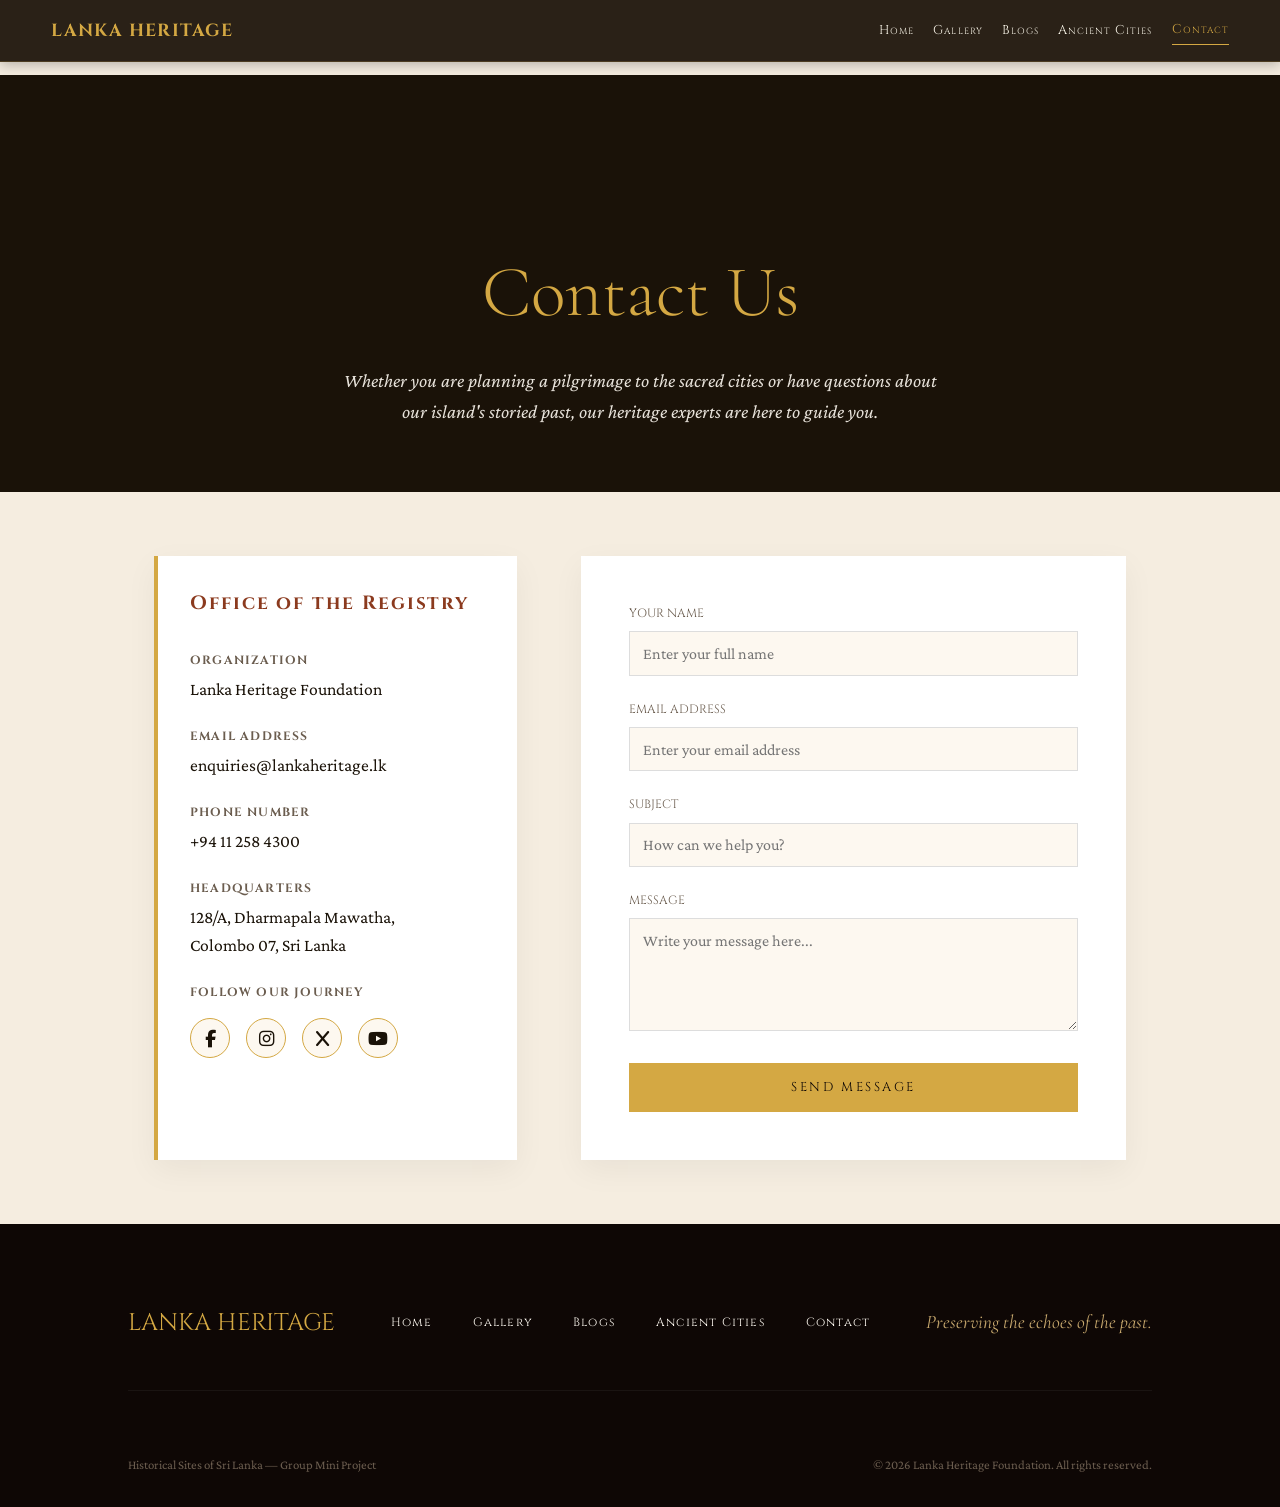
<file: contact.html>
<!doctype html>
<html lang="en">
  <head>
    <meta charset="UTF-8" />
    <meta name="viewport" content="width=device-width, initial-scale=1.0" />
    <title>Contact Us | Lanka Heritage</title>
    <!-- Google Fonts -->
    <link rel="preconnect" href="https://fonts.googleapis.com" />
    <link rel="preconnect" href="https://fonts.gstatic.com" crossorigin />
    <link
      href="https://fonts.googleapis.com/css2?family=Cinzel:wght@400;700&family=Cormorant+Garamond:ital,wght@0,300;0,400;0,700;1,300;1,400&family=Crimson+Pro:wght@200;300;400;600&display=swap"
      rel="stylesheet"
    />
    <link
      rel="stylesheet"
      href="https://cdnjs.cloudflare.com/ajax/libs/font-awesome/6.4.0/css/all.min.css"
    />
    <style>
      :root {
        --stone: #c8a96e;
        --deep: #1a1208;
        --parchment: #f5ede0;
        --rust: #8b3a1e;
        --gold: #d4a843;
        --ivory: #fdf8f0;
        --smoke: #6b5d4f;
        --crimson: #8b1a1a;
        --saffron: #e8a020;
        --night: #0e0705;
      }

      * {
        margin: 0;
        padding: 0;
        box-sizing: border-box;
      }

      body {
        font-family: "Crimson Pro", serif;
        background-color: var(--parchment);
        color: var(--deep);
        line-height: 1.6;
      }

      /* Navigation */

      /* Hero / Header Section */
      .contact-header {
        padding: 10rem 5% 4rem;
        background-color: var(--deep);
        color: var(--ivory);
        text-align: center;
        background-image:
          linear-gradient(rgba(26, 18, 8, 0.8), rgba(26, 18, 8, 0.8)),
          url("https://upload.wikimedia.org/wikipedia/commons/thumb/1/13/Sigiriya_Rock_Fortress_Sri_Lanka.jpg/1280px-Sigiriya_Rock_Fortress_Sri_Lanka.jpg");
        background-size: cover;
        background-position: center;
      }

      .contact-header h1 {
        font-family: "Cormorant Garamond", serif;
        font-size: clamp(3rem, 6vw, 4.5rem);
        font-weight: 300;
        margin-bottom: 1rem;
        color: var(--gold);
      }

      .contact-header p {
        max-width: 600px;
        margin: 0 auto;
        font-size: 1.2rem;
        opacity: 0.9;
        font-style: italic;
      }

      /* Contact Section */
      .contact-container {
        max-width: 1100px;
        margin: 4rem auto;
        padding: 0 5%;
        display: grid;
        grid-template-columns: 1fr 1.5fr;
        gap: 4rem;
      }

      .contact-info {
        padding: 2rem;
        background: white;
        box-shadow: 0 10px 30px rgba(0, 0, 0, 0.05);
        border-left: 4px solid var(--gold);
      }

      .info-title {
        font-family: "Cinzel", serif;
        font-size: 1.2rem;
        color: var(--rust);
        margin-bottom: 2rem;
        letter-spacing: 0.1em;
      }

      .info-item {
        margin-bottom: 1.5rem;
      }

      .info-item h4 {
        font-family: "Cinzel", serif;
        font-size: 0.75rem;
        color: var(--smoke);
        text-transform: uppercase;
        letter-spacing: 0.1em;
        margin-bottom: 0.3rem;
      }

      .info-item p {
        font-size: 1.1rem;
        color: var(--deep);
      }

      /* Form Styling */
      .contact-form {
        background: white;
        padding: 3rem;
        box-shadow: 0 10px 30px rgba(0, 0, 0, 0.05);
      }

      .form-group {
        margin-bottom: 1.5rem;
      }

      .form-group label {
        display: block;
        font-family: "Cinzel", serif;
        font-size: 0.75rem;
        color: var(--smoke);
        text-transform: uppercase;
        margin-bottom: 0.5rem;
      }

      .form-group input,
      .form-group textarea {
        width: 100%;
        padding: 0.8rem;
        border: 1px solid #ddd;
        background-color: var(--ivory);
        font-family: "Crimson Pro", serif;
        font-size: 1rem;
        outline: none;
        transition: border-color 0.3s;
      }

      .form-group input:focus,
      .form-group textarea:focus {
        border-color: var(--gold);
      }

      .submit-btn {
        background-color: var(--gold);
        color: var(--night);
        border: none;
        padding: 1rem 2rem;
        font-family: "Cinzel", serif;
        font-size: 0.8rem;
        letter-spacing: 0.2em;
        text-transform: uppercase;
        cursor: pointer;
        transition: background 0.3s;
        width: 100%;
      }

      .submit-btn:hover {
        background-color: var(--rust);
        color: white;
      }

      /* Social Links */
      .social-links {
        display: flex;
        gap: 1rem;
        flex-wrap: wrap;
        margin-top: 1rem;
      }

      .social-icon {
        display: flex;
        align-items: center;
        justify-content: center;
        width: 40px;
        height: 40px;
        text-decoration: none;
        color: var(--deep);
        background: var(--ivory);
        border: 1px solid var(--gold);
        border-radius: 50%;
        transition: all 0.3s;
        font-size: 1.1rem;
      }

      .social-icon:hover {
        background: var(--gold);
        color: var(--night);
        transform: translateY(-3px);
        box-shadow: 0 5px 15px rgba(212, 168, 67, 0.3);
      }

      /* Footer */
      footer {
        background-color: var(--night);
        color: var(--parchment);
        padding: 5rem 10% 2rem;
        margin-top: 4rem;
      }

      .footer-top {
        display: flex;
        justify-content: space-between;
        align-items: center;
        margin-bottom: 4rem;
        padding-bottom: 3rem;
        border-bottom: 1px solid rgba(255, 255, 255, 0.05);
      }

      .footer-logo {
        font-family: "Cinzel", serif;
        color: var(--gold);
        font-size: 1.5rem;
        text-decoration: none;
      }

      .footer-nav {
        display: flex;
        gap: 2.5rem;
      }

      .footer-nav a {
        color: var(--ivory);
        text-decoration: none;
        font-family: "Cinzel", serif;
        font-size: 0.75rem;
        letter-spacing: 0.1em;
        transition: color 0.3s ease;
      }

      .footer-nav a:hover {
        color: var(--gold);
      }

      .footer-tagline {
        font-family: "Cormorant Garamond", serif;
        font-style: italic;
        font-size: 1.2rem;
        color: var(--stone);
      }

      .footer-bottom {
        display: flex;
        justify-content: space-between;
        align-items: center;
        font-size: 0.8rem;
        color: var(--smoke);
        text-align: center;
      }

      /* Responsive */
      @media (max-width: 850px) {
        .contact-container {
          grid-template-columns: 1fr;
        }
        .footer-top {
          flex-direction: column;
          gap: 2rem;
        }
        .nav-links {
          display: none; /* Simple for now */
        }
      }
    </style>
    <link rel="stylesheet" href="navbar.css" />
  </head>
  <body>
    <div id="navbar"></div>

    <header class="contact-header">
      <h1>Contact Us</h1>
      <p>
        Whether you are planning a pilgrimage to the sacred cities or have
        questions about our island's storied past, our heritage experts are here
        to guide you.
      </p>
    </header>

    <div class="contact-container">
      <!-- Contact Info -->
      <div class="contact-info">
        <h2 class="info-title">Office of the Registry</h2>

        <div class="info-item">
          <h4>Organization</h4>
          <p>Lanka Heritage Foundation</p>
        </div>

        <div class="info-item">
          <h4>Email Address</h4>
          <p>enquiries@lankaheritage.lk</p>
        </div>

        <div class="info-item">
          <h4>Phone Number</h4>
          <p>+94 11 258 4300</p>
        </div>

        <div class="info-item">
          <h4>Headquarters</h4>
          <p>128/A, Dharmapala Mawatha,<br />Colombo 07, Sri Lanka</p>
        </div>

        <div class="info-item">
          <h4>Follow Our Journey</h4>
          <div class="social-links">
            <a
              href="https://facebook.com/lankaheritage"
              class="social-icon"
              title="Facebook"
              ><i class="fab fa-facebook-f"></i
            ></a>
            <a
              href="https://instagram.com/lankaheritage"
              class="social-icon"
              title="Instagram"
              ><i class="fab fa-instagram"></i
            ></a>
            <a
              href="https://twitter.com/lankaheritage"
              class="social-icon"
              title="X"
              ><i class="fab fa-x"></i
            ></a>
            <a
              href="https://youtube.com/lankaheritage"
              class="social-icon"
              title="YouTube"
              ><i class="fab fa-youtube"></i
            ></a>
          </div>
        </div>
      </div>

      <!-- Contact Form -->
      <form class="contact-form" action="#" method="post">
        <div class="form-group">
          <label for="name">Your Name</label>
          <input
            type="text"
            id="name"
            name="name"
            placeholder="Enter your full name"
            required
          />
        </div>

        <div class="form-group">
          <label for="email">Email Address</label>
          <input
            type="email"
            id="email"
            name="email"
            placeholder="Enter your email address"
            required
          />
        </div>

        <div class="form-group">
          <label for="subject">Subject</label>
          <input
            type="text"
            id="subject"
            name="subject"
            placeholder="How can we help you?"
            required
          />
        </div>

        <div class="form-group">
          <label for="message">Message</label>
          <textarea
            id="message"
            name="message"
            rows="5"
            placeholder="Write your message here..."
            required
          ></textarea>
        </div>

        <button type="submit" class="submit-btn">Send Message</button>
      </form>
    </div>

    <footer>
      <div class="footer-top">
        <a href="index.html" class="footer-logo">LANKA HERITAGE</a>
        <div class="footer-nav">
          <a href="index.html">Home</a>
          <a href="gallery.html">Gallery</a>
          <a href="blog.html">Blogs</a>
          <a href="ancient-cities.html">Ancient Cities</a>
          <a href="contact.html">Contact</a>
        </div>
        <span class="footer-tagline">Preserving the echoes of the past.</span>
      </div>
      <div class="footer-bottom">
        <p>Historical Sites of Sri Lanka — Group Mini Project</p>
        <p>&copy; 2026 Lanka Heritage Foundation. All rights reserved.</p>
      </div>
    </footer>
    <script src="navbar.js"></script>
  </body>
</html>
</file>
<file: navbar.css>
:root {
  --navbar-bg: rgba(26, 18, 8, 0.93);
  --navbar-border: rgba(212, 168, 67, 0.2);
  --navbar-text: #f9f5e8;
  --navbar-hover: #d4a843;
  --navbar-active: #d4a843;
}

html,
body {
  margin: 0;
  padding: 0;
  box-sizing: border-box;
}

body {
  padding-top: 4.7rem;
  min-height: 100vh;
  background: #f5ede0;
}

@media (max-width: 900px) {
  body {
    padding-top: 4.6rem;
  }
}

.navbar {
  position: fixed;
  top: 0;
  left: 0;
  width: 100%;
  z-index: 1000;
  display: flex;
  justify-content: space-between;
  align-items: center;
  gap: 0.8rem;
  padding: 1rem 4%;
  background: var(--navbar-bg);
  border-bottom: 1px solid var(--navbar-border);
  box-shadow: 0 3px 12px rgba(0, 0, 0, 0.25);
}

.navbar .logo {
  font-family: "Cinzel", serif;
  color: var(--navbar-active);
  text-decoration: none;
  letter-spacing: 0.08em;
  font-weight: 700;
  font-size: 1.1rem;
  white-space: nowrap;
}

.nav-toggle {
  display: none;
  border: none;
  background: transparent;
  color: var(--navbar-text);
  font-size: 1.5rem;
  cursor: pointer;
  line-height: 1;
}

.nav-links {
  display: flex;
  align-items: center;
  gap: 1.2rem;
  flex-wrap: wrap;
  justify-content: flex-end;
}

.nav-links a {
  color: var(--navbar-text);
  text-decoration: none;
  font-family: "Cinzel", serif;
  font-variant: small-caps;
  letter-spacing: 0.08em;
  font-size: 0.8rem;
  transition: color 0.25s ease;
  padding: 0.25rem 0;
}

.nav-links a:hover,
.nav-links a.active {
  color: var(--gold);
  border-bottom: 1px solid var(--gold);
}

@media (max-width: 900px) {
  .nav-toggle {
    display: block;
  }

  .nav-links {
    position: absolute;
    top: 100%;
    right: 0;
    left: 0;
    background: rgba(14, 10, 5, 0.97);
    border-bottom: 1px solid var(--navbar-border);
    border-top: 1px solid rgba(255, 255, 255, 0.05);
    padding: 0.8rem 1rem;
    flex-direction: column;
    align-items: flex-start;
    gap: 0.4rem;
    opacity: 0;
    max-height: 0;
    overflow: hidden;
    transition:
      max-height 0.25s ease,
      opacity 0.2s ease;
  }

  .nav-links.open {
    max-height: 500px;
    opacity: 1;
  }

  .nav-links a {
    width: 100%;
    padding: 0.45rem 0.4rem;
    border-radius: 4px;
  }
}
</file>
